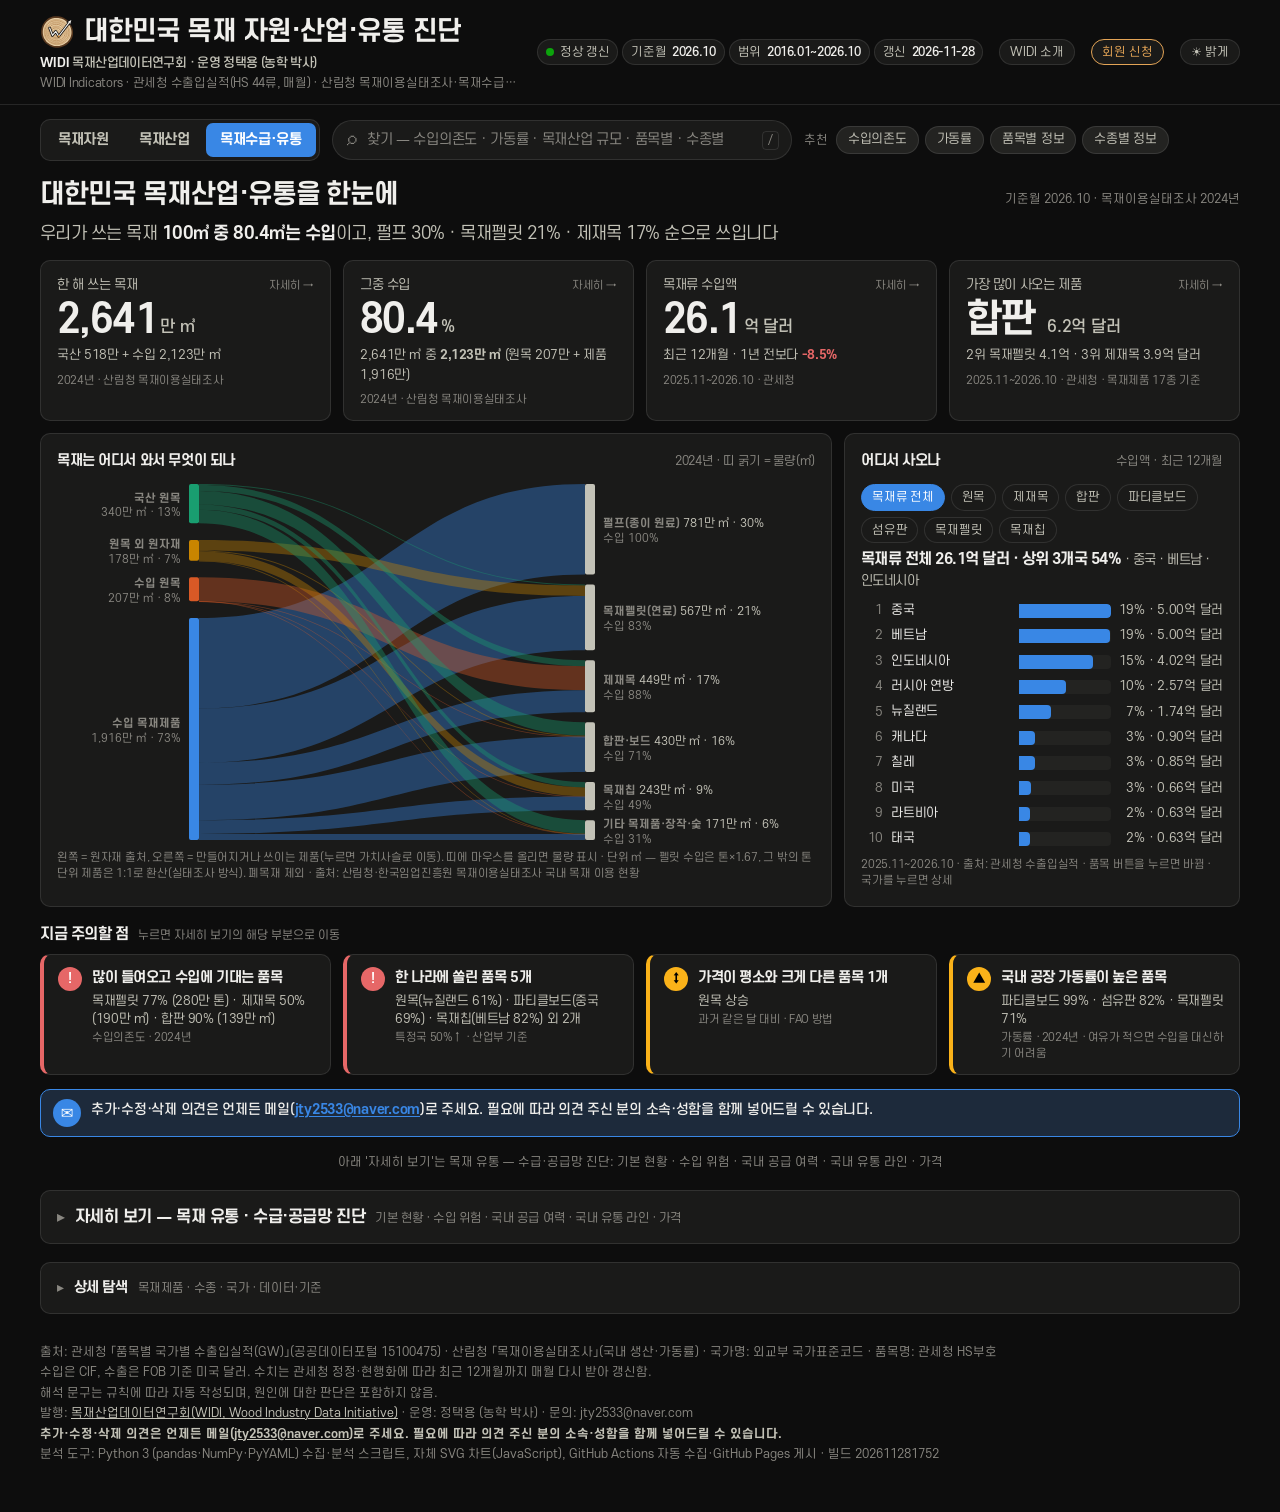
<file: docs/index.html>
<!doctype html>
<html lang="ko">
<head>
<meta charset="utf-8">
<meta name="author" content="목재산업데이터연구회(WIDI) · 정택용">
<meta name="viewport" content="width=device-width, initial-scale=1">
<title>대한민국 목재 자원·산업·유통 진단</title>
<meta name="description" content="우리나라 목재가 어디서 오는지, 막히면 국내에서 메울 수 있는지를 관세청 수출입실적과 산림청 목재이용실태조사로 매월 진단함.">
<meta property="og:title" content="대한민국 목재 자원·산업·유통 진단">
<meta property="og:description" content="원목·제재목·합판·목재펠릿·CLT 등 목재류 수출입을 품목·국가·수종별로 분석 (기준월 2026-10)">
<link rel="icon" href="data:image/svg+xml,<svg xmlns='http://www.w3.org/2000/svg' viewBox='0 0 32 32'><rect width='32' height='32' rx='7' fill='%232a78d6'/><path d='M16 6l7 10h-4l5 8H8l5-8H9z' fill='white'/></svg>">
<link rel="manifest" href="app.webmanifest"><meta name="theme-color" content="#141917">
<link rel="apple-touch-icon" href="assets/widi-icon-180.png"><meta name="apple-mobile-web-app-title" content="WIDI"><meta name="apple-mobile-web-app-capable" content="yes">
<link rel="stylesheet" href="assets/style.css?v=202611281752">
<link rel="stylesheet" href="assets/mobile.css?v=202611281752">
<script>window.BUILD_ID = "202611281752";</script>
<script>(function(){var t="dark";try{t=localStorage.getItem("widi-theme")||"dark";}catch(e){}document.documentElement.setAttribute("data-theme",t==="light"?"light":"dark");})();</script>
</head>
<body>
<header class="top">
  <div class="top-inner">
    <div class="brand">
      <div class="title-row"><svg width="34" height="34" class="widi-logo" viewBox="0 0 120 120" role="img" aria-label="WIDI 목재산업데이터연구회 로고"><defs><mask id="widi-mask" maskUnits="userSpaceOnUse" x="-10" y="-10" width="140" height="140"><rect x="-10" y="-10" width="140" height="140" fill="#fff"/><polyline points="34.00,46.00 44.00,72.00 55.50,58.00 66.00,75.00 104.99,24.62" fill="none" stroke="#000" stroke-width="9.5" stroke-linejoin="round" stroke-linecap="round"/><path d="M110.50,17.50 L106.22,33.16 L103.89,26.04 L96.42,25.57Z" fill="#000" stroke="#000" stroke-width="5.3" stroke-linejoin="round"/></mask></defs><g mask="url(#widi-mask)"><path d="M116.61,60.00 C116.80,63.27 116.70,66.65 116.24,69.92 C115.77,73.18 114.96,76.49 113.84,79.60 C112.71,82.71 111.22,85.76 109.49,88.57 C107.77,91.39 105.71,94.07 103.50,96.50 C101.29,98.94 98.81,101.18 96.24,103.18 C93.66,105.19 90.88,106.99 88.02,108.54 C85.17,110.09 82.16,111.42 79.10,112.48 C76.04,113.53 72.86,114.35 69.67,114.87 C66.49,115.39 63.22,115.63 60.00,115.58 C56.78,115.53 53.53,115.18 50.38,114.58 C47.22,113.97 44.09,113.07 41.09,111.96 C38.08,110.85 35.14,109.47 32.35,107.89 C29.56,106.31 26.86,104.50 24.35,102.49 C21.84,100.48 19.44,98.25 17.30,95.83 C15.15,93.42 13.17,90.78 11.50,88.00 C9.82,85.23 8.37,82.24 7.25,79.20 C6.13,76.16 5.29,72.94 4.75,69.74 C4.21,66.54 3.99,63.24 4.01,60.00 C4.04,56.76 4.36,53.48 4.91,50.29 C5.45,47.09 6.26,43.90 7.30,40.82 C8.35,37.74 9.63,34.69 11.17,31.81 C12.72,28.93 14.51,26.11 16.55,23.54 C18.59,20.97 20.91,18.53 23.41,16.40 C25.91,14.26 28.69,12.34 31.56,10.74 C34.43,9.14 37.53,7.82 40.64,6.81 C43.75,5.79 47.01,5.09 50.24,4.65 C53.47,4.21 56.77,4.07 60.00,4.18 C63.23,4.29 66.49,4.67 69.64,5.31 C72.80,5.95 75.93,6.85 78.93,8.00 C81.92,9.15 84.85,10.58 87.59,12.22 C90.33,13.86 92.95,15.77 95.37,17.84 C97.79,19.92 100.05,22.23 102.10,24.67 C104.16,27.11 106.03,29.74 107.69,32.47 C109.35,35.20 110.83,38.08 112.07,41.05 C113.31,44.02 114.37,47.12 115.13,50.28 C115.89,53.44 116.43,56.73 116.61,60.00Z" fill="#5A3A20"/><path d="M111.09,60.00 C111.17,62.95 110.96,65.98 110.45,68.90 C109.94,71.81 109.10,74.73 108.02,77.48 C106.94,80.23 105.54,82.90 103.97,85.39 C102.40,87.87 100.55,90.22 98.59,92.38 C96.62,94.54 94.44,96.54 92.17,98.34 C89.90,100.14 87.46,101.78 84.94,103.20 C82.42,104.61 79.76,105.85 77.05,106.84 C74.33,107.82 71.50,108.60 68.66,109.11 C65.82,109.61 62.88,109.86 60.00,109.85 C57.12,109.84 54.19,109.56 51.35,109.05 C48.51,108.53 45.69,107.75 42.98,106.76 C40.27,105.78 37.61,104.55 35.10,103.13 C32.59,101.71 30.15,100.07 27.90,98.25 C25.65,96.43 23.51,94.40 21.61,92.22 C19.70,90.03 17.95,87.64 16.47,85.13 C14.98,82.63 13.71,79.94 12.71,77.21 C11.71,74.48 10.97,71.60 10.47,68.73 C9.98,65.86 9.75,62.91 9.74,60.00 C9.74,57.09 9.98,54.14 10.45,51.26 C10.91,48.38 11.61,45.50 12.54,42.73 C13.48,39.95 14.64,37.20 16.05,34.62 C17.45,32.05 19.11,29.53 20.98,27.26 C22.85,24.99 24.99,22.85 27.26,20.99 C29.54,19.13 32.06,17.47 34.65,16.09 C37.24,14.72 40.01,13.60 42.79,12.72 C45.57,11.85 48.47,11.24 51.33,10.85 C54.20,10.47 57.12,10.33 60.00,10.40 C62.88,10.48 65.77,10.78 68.59,11.30 C71.40,11.83 74.21,12.58 76.90,13.56 C79.60,14.53 82.24,15.74 84.74,17.16 C87.23,18.57 89.63,20.22 91.86,22.04 C94.08,23.85 96.17,25.89 98.08,28.05 C99.98,30.22 101.73,32.57 103.26,35.02 C104.80,37.48 106.17,40.10 107.29,42.79 C108.40,45.48 109.34,48.32 109.97,51.19 C110.60,54.06 111.01,57.05 111.09,60.00Z" fill="#E8CFA6"/><path d="M60.65,64.09 C60.68,64.44 60.66,64.82 60.57,65.16 C60.49,65.50 60.33,65.84 60.14,66.14 C59.96,66.43 59.72,66.70 59.47,66.94 C59.23,67.18 58.95,67.39 58.68,67.57 C58.40,67.76 58.11,67.93 57.82,68.06 C57.52,68.20 57.20,68.32 56.89,68.39 C56.57,68.46 56.23,68.50 55.91,68.50 C55.58,68.50 55.25,68.45 54.93,68.37 C54.61,68.29 54.30,68.18 54.00,68.04 C53.71,67.91 53.42,67.74 53.15,67.55 C52.88,67.36 52.62,67.14 52.40,66.89 C52.18,66.64 51.98,66.36 51.82,66.06 C51.67,65.76 51.56,65.43 51.49,65.10 C51.42,64.78 51.39,64.43 51.39,64.09 C51.39,63.76 51.42,63.42 51.47,63.08 C51.53,62.75 51.61,62.41 51.74,62.09 C51.86,61.77 52.02,61.44 52.23,61.16 C52.44,60.89 52.70,60.62 52.98,60.42 C53.26,60.22 53.59,60.06 53.91,59.95 C54.23,59.84 54.58,59.79 54.92,59.76 C55.25,59.73 55.58,59.74 55.91,59.76 C56.23,59.79 56.55,59.84 56.86,59.92 C57.17,60.00 57.48,60.10 57.77,60.23 C58.06,60.36 58.34,60.53 58.60,60.72 C58.86,60.91 59.10,61.13 59.32,61.37 C59.54,61.61 59.75,61.87 59.93,62.15 C60.11,62.44 60.29,62.74 60.41,63.07 C60.53,63.39 60.63,63.75 60.65,64.09Z" fill="none" stroke="#A8713A" stroke-width="1.10" stroke-opacity="1.0"/><path d="M65.71,63.69 C65.74,64.38 65.66,65.12 65.49,65.79 C65.32,66.46 65.01,67.12 64.66,67.71 C64.31,68.30 63.85,68.84 63.38,69.33 C62.91,69.82 62.39,70.25 61.85,70.64 C61.31,71.02 60.74,71.37 60.14,71.65 C59.55,71.93 58.92,72.17 58.28,72.32 C57.64,72.47 56.97,72.55 56.31,72.55 C55.65,72.55 54.98,72.46 54.34,72.31 C53.70,72.16 53.07,71.92 52.48,71.65 C51.88,71.37 51.30,71.03 50.77,70.64 C50.24,70.25 49.72,69.80 49.29,69.29 C48.85,68.79 48.46,68.21 48.16,67.62 C47.86,67.02 47.63,66.36 47.49,65.70 C47.34,65.05 47.28,64.36 47.27,63.69 C47.26,63.02 47.32,62.33 47.45,61.67 C47.57,61.00 47.75,60.32 48.01,59.69 C48.27,59.06 48.61,58.43 49.03,57.88 C49.45,57.34 49.97,56.83 50.52,56.43 C51.08,56.03 51.73,55.72 52.36,55.49 C53.00,55.26 53.68,55.13 54.34,55.04 C54.99,54.96 55.66,54.95 56.31,54.99 C56.96,55.02 57.61,55.11 58.24,55.25 C58.86,55.40 59.49,55.60 60.08,55.86 C60.67,56.13 61.24,56.46 61.77,56.85 C62.29,57.23 62.79,57.68 63.23,58.17 C63.67,58.66 64.09,59.20 64.43,59.78 C64.78,60.36 65.09,60.99 65.30,61.64 C65.52,62.29 65.67,63.00 65.71,63.69Z" fill="none" stroke="#A8713A" stroke-width="1.50" stroke-opacity="1.0"/><path d="M69.59,63.38 C69.65,64.33 69.57,65.35 69.35,66.28 C69.12,67.21 68.72,68.14 68.25,68.97 C67.78,69.80 67.15,70.57 66.51,71.25 C65.86,71.94 65.12,72.54 64.36,73.08 C63.61,73.62 62.80,74.09 61.97,74.48 C61.14,74.86 60.26,75.18 59.37,75.38 C58.48,75.59 57.54,75.69 56.62,75.69 C55.71,75.68 54.78,75.55 53.89,75.34 C53.01,75.13 52.13,74.82 51.30,74.43 C50.47,74.04 49.67,73.57 48.93,73.02 C48.19,72.48 47.48,71.85 46.88,71.15 C46.27,70.45 45.73,69.65 45.31,68.82 C44.90,67.99 44.59,67.08 44.39,66.17 C44.18,65.26 44.10,64.31 44.10,63.38 C44.09,62.44 44.19,61.50 44.36,60.58 C44.54,59.66 44.79,58.72 45.16,57.85 C45.52,56.98 45.98,56.10 46.56,55.34 C47.13,54.59 47.83,53.87 48.59,53.30 C49.35,52.73 50.24,52.27 51.12,51.94 C51.99,51.60 52.94,51.39 53.86,51.27 C54.78,51.14 55.72,51.13 56.62,51.18 C57.53,51.23 58.44,51.37 59.32,51.58 C60.19,51.80 61.06,52.09 61.87,52.48 C62.69,52.86 63.48,53.34 64.19,53.88 C64.91,54.43 65.59,55.06 66.19,55.75 C66.80,56.43 67.35,57.18 67.82,57.98 C68.29,58.78 68.72,59.65 69.02,60.55 C69.31,61.45 69.54,62.42 69.59,63.38Z" fill="none" stroke="#A8713A" stroke-width="1.20" stroke-opacity="1.0"/><path d="M75.15,62.92 C75.23,64.26 75.14,65.67 74.84,66.98 C74.54,68.29 74.00,69.60 73.35,70.76 C72.70,71.93 71.84,73.01 70.94,73.98 C70.04,74.95 69.00,75.80 67.94,76.55 C66.88,77.31 65.75,77.97 64.58,78.51 C63.41,79.04 62.17,79.49 60.92,79.76 C59.67,80.04 58.35,80.19 57.08,80.18 C55.80,80.17 54.49,79.99 53.25,79.69 C52.01,79.40 50.78,78.95 49.62,78.41 C48.46,77.87 47.33,77.20 46.30,76.44 C45.27,75.67 44.27,74.79 43.43,73.80 C42.59,72.82 41.83,71.71 41.25,70.55 C40.67,69.39 40.23,68.10 39.95,66.83 C39.67,65.56 39.55,64.23 39.55,62.92 C39.55,61.62 39.69,60.30 39.94,59.01 C40.19,57.73 40.55,56.43 41.07,55.22 C41.58,54.00 42.22,52.78 43.02,51.72 C43.82,50.65 44.79,49.65 45.85,48.84 C46.90,48.04 48.13,47.38 49.35,46.89 C50.58,46.40 51.91,46.10 53.19,45.91 C54.48,45.73 55.80,45.70 57.08,45.77 C58.35,45.84 59.63,46.03 60.86,46.34 C62.09,46.65 63.31,47.08 64.44,47.62 C65.58,48.17 66.68,48.85 67.68,49.63 C68.68,50.40 69.61,51.30 70.45,52.26 C71.29,53.22 72.05,54.28 72.70,55.40 C73.35,56.52 73.94,57.73 74.34,58.98 C74.75,60.24 75.07,61.59 75.15,62.92Z" fill="none" stroke="#A8713A" stroke-width="2.00" stroke-opacity="1.0"/><path d="M79.13,62.61 C79.19,64.21 79.04,65.90 78.65,67.46 C78.27,69.02 77.60,70.57 76.81,71.96 C76.02,73.35 74.99,74.63 73.92,75.79 C72.84,76.94 71.62,77.97 70.37,78.88 C69.11,79.79 67.77,80.61 66.37,81.26 C64.98,81.92 63.50,82.47 62.00,82.81 C60.50,83.16 58.93,83.35 57.39,83.34 C55.85,83.33 54.28,83.12 52.79,82.77 C51.29,82.42 49.81,81.88 48.42,81.23 C47.03,80.58 45.67,79.78 44.43,78.86 C43.20,77.93 42.01,76.86 41.00,75.68 C39.99,74.50 39.09,73.16 38.39,71.76 C37.70,70.36 37.17,68.83 36.83,67.30 C36.49,65.78 36.34,64.18 36.33,62.61 C36.32,61.04 36.47,59.45 36.77,57.90 C37.07,56.36 37.50,54.79 38.13,53.33 C38.75,51.87 39.54,50.41 40.51,49.15 C41.48,47.89 42.67,46.70 43.95,45.76 C45.23,44.81 46.71,44.05 48.18,43.48 C49.64,42.90 51.23,42.55 52.76,42.33 C54.30,42.11 55.86,42.06 57.39,42.14 C58.92,42.21 60.45,42.41 61.92,42.76 C63.40,43.11 64.86,43.60 66.24,44.23 C67.62,44.87 68.95,45.67 70.17,46.58 C71.39,47.50 72.53,48.57 73.55,49.72 C74.57,50.88 75.50,52.16 76.29,53.51 C77.07,54.87 77.77,56.33 78.24,57.85 C78.71,59.37 79.06,61.01 79.13,62.61Z" fill="none" stroke="#A8713A" stroke-width="1.30" stroke-opacity="1.0"/><path d="M82.50,62.34 C82.57,64.17 82.38,66.10 81.93,67.88 C81.48,69.66 80.72,71.43 79.82,73.01 C78.91,74.59 77.74,76.06 76.52,77.38 C75.30,78.70 73.91,79.88 72.48,80.92 C71.05,81.97 69.52,82.90 67.92,83.65 C66.33,84.41 64.64,85.04 62.93,85.44 C61.22,85.83 59.42,86.05 57.66,86.04 C55.90,86.04 54.11,85.80 52.40,85.40 C50.69,85.00 49.00,84.38 47.40,83.64 C45.81,82.89 44.26,81.97 42.85,80.92 C41.43,79.86 40.08,78.63 38.93,77.28 C37.78,75.93 36.74,74.39 35.95,72.80 C35.15,71.20 34.55,69.45 34.16,67.70 C33.77,65.96 33.59,64.13 33.58,62.34 C33.57,60.55 33.74,58.73 34.08,56.96 C34.42,55.19 34.92,53.40 35.64,51.73 C36.35,50.07 37.27,48.40 38.38,46.96 C39.49,45.53 40.86,44.18 42.32,43.10 C43.78,42.02 45.47,41.15 47.14,40.50 C48.82,39.85 50.62,39.45 52.38,39.19 C54.13,38.93 55.92,38.88 57.66,38.96 C59.40,39.03 61.15,39.26 62.84,39.65 C64.53,40.05 66.21,40.60 67.78,41.32 C69.36,42.04 70.89,42.95 72.29,44.00 C73.68,45.04 74.99,46.26 76.16,47.59 C77.33,48.91 78.40,50.37 79.29,51.92 C80.18,53.48 80.97,55.16 81.51,56.90 C82.04,58.63 82.42,60.51 82.50,62.34Z" fill="none" stroke="#A8713A" stroke-width="1.40" stroke-opacity="1.0"/><path d="M88.56,61.84 C88.68,64.09 88.51,66.46 88.00,68.66 C87.49,70.85 86.59,73.05 85.50,75.02 C84.42,76.98 82.98,78.81 81.48,80.44 C79.97,82.08 78.25,83.53 76.47,84.81 C74.69,86.09 72.78,87.21 70.81,88.12 C68.84,89.03 66.75,89.78 64.64,90.26 C62.53,90.73 60.31,90.98 58.16,90.96 C56.00,90.95 53.79,90.65 51.69,90.16 C49.59,89.66 47.52,88.91 45.56,87.99 C43.61,87.07 41.70,85.95 39.97,84.65 C38.23,83.35 36.56,81.85 35.15,80.19 C33.73,78.53 32.46,76.65 31.48,74.69 C30.50,72.73 29.77,70.57 29.29,68.43 C28.81,66.29 28.62,64.04 28.61,61.85 C28.61,59.65 28.84,57.42 29.27,55.25 C29.70,53.09 30.31,50.90 31.19,48.86 C32.06,46.81 33.16,44.77 34.51,42.99 C35.85,41.20 37.50,39.52 39.27,38.17 C41.05,36.81 43.11,35.70 45.16,34.87 C47.22,34.04 49.45,33.52 51.61,33.19 C53.78,32.86 56.00,32.80 58.15,32.91 C60.31,33.02 62.47,33.33 64.55,33.84 C66.62,34.36 68.68,35.07 70.60,35.99 C72.53,36.91 74.39,38.06 76.08,39.37 C77.77,40.67 79.35,42.19 80.76,43.82 C82.17,45.45 83.46,47.24 84.54,49.14 C85.63,51.04 86.60,53.08 87.27,55.20 C87.94,57.32 88.44,59.60 88.56,61.84Z" fill="none" stroke="#A8713A" stroke-width="2.20" stroke-opacity="1.0"/><path d="M93.59,61.44 C93.73,64.02 93.52,66.76 92.93,69.29 C92.34,71.81 91.31,74.35 90.06,76.61 C88.81,78.87 87.16,80.98 85.43,82.87 C83.69,84.75 81.71,86.42 79.66,87.90 C77.62,89.38 75.42,90.68 73.15,91.73 C70.87,92.78 68.47,93.64 66.03,94.19 C63.60,94.74 61.05,95.03 58.56,95.01 C56.07,94.99 53.53,94.65 51.11,94.08 C48.69,93.51 46.30,92.64 44.04,91.58 C41.79,90.53 39.59,89.23 37.59,87.73 C35.59,86.23 33.67,84.50 32.04,82.59 C30.41,80.67 28.94,78.50 27.82,76.24 C26.69,73.99 25.85,71.50 25.29,69.03 C24.74,66.57 24.52,63.97 24.51,61.44 C24.51,58.91 24.77,56.33 25.26,53.84 C25.76,51.35 26.47,48.83 27.48,46.47 C28.49,44.12 29.76,41.76 31.31,39.71 C32.87,37.66 34.76,35.72 36.81,34.16 C38.85,32.61 41.23,31.32 43.60,30.37 C45.96,29.41 48.53,28.80 51.02,28.42 C53.52,28.04 56.08,27.97 58.56,28.09 C61.04,28.21 63.54,28.57 65.93,29.16 C68.32,29.75 70.70,30.57 72.92,31.63 C75.13,32.69 77.28,34.01 79.23,35.52 C81.19,37.02 83.01,38.77 84.63,40.65 C86.26,42.53 87.74,44.60 88.99,46.79 C90.24,48.98 91.35,51.34 92.12,53.78 C92.89,56.22 93.46,58.86 93.59,61.44Z" fill="none" stroke="#A8713A" stroke-width="1.50" stroke-opacity="1.0"/><path d="M97.05,61.17 C97.15,63.99 96.86,66.96 96.17,69.69 C95.49,72.43 94.32,75.15 92.94,77.59 C91.55,80.04 89.76,82.30 87.89,84.34 C86.01,86.38 83.89,88.21 81.68,89.83 C79.48,91.44 77.12,92.89 74.66,94.05 C72.21,95.21 69.60,96.19 66.96,96.80 C64.32,97.42 61.54,97.75 58.83,97.74 C56.12,97.73 53.35,97.36 50.71,96.75 C48.07,96.13 45.46,95.18 43.01,94.03 C40.55,92.88 38.16,91.46 35.98,89.82 C33.80,88.19 31.71,86.30 29.94,84.21 C28.17,82.12 26.58,79.75 25.36,77.29 C24.14,74.83 23.22,72.12 22.61,69.44 C22.00,66.75 21.73,63.93 21.71,61.17 C21.69,58.41 21.96,55.60 22.49,52.88 C23.02,50.15 23.80,47.40 24.91,44.83 C26.02,42.27 27.43,39.71 29.15,37.50 C30.87,35.29 32.96,33.21 35.21,31.55 C37.46,29.89 40.05,28.54 42.63,27.53 C45.21,26.52 47.98,25.88 50.68,25.47 C53.38,25.06 56.14,24.97 58.83,25.08 C61.52,25.19 64.22,25.53 66.83,26.14 C69.43,26.75 72.03,27.60 74.46,28.71 C76.89,29.83 79.26,31.24 81.41,32.85 C83.57,34.47 85.59,36.36 87.38,38.40 C89.18,40.44 90.82,42.71 92.18,45.11 C93.55,47.51 94.76,50.11 95.57,52.78 C96.38,55.46 96.95,58.35 97.05,61.17Z" fill="none" stroke="#A8713A" stroke-width="1.30" stroke-opacity="1.0"/><path d="M102.06,60.77 C102.19,63.92 101.88,67.25 101.13,70.33 C100.37,73.40 99.08,76.46 97.54,79.21 C96.00,81.96 93.99,84.51 91.89,86.80 C89.78,89.10 87.39,91.14 84.91,92.96 C82.43,94.77 79.77,96.38 77.01,97.67 C74.25,98.97 71.32,100.05 68.36,100.74 C65.40,101.42 62.27,101.78 59.23,101.77 C56.20,101.76 53.09,101.35 50.13,100.66 C47.17,99.96 44.24,98.91 41.49,97.61 C38.74,96.32 36.05,94.73 33.61,92.89 C31.17,91.06 28.83,88.94 26.84,86.60 C24.86,84.25 23.07,81.60 21.70,78.84 C20.33,76.08 19.30,73.05 18.62,70.04 C17.94,67.02 17.65,63.86 17.63,60.77 C17.61,57.67 17.92,54.52 18.52,51.47 C19.12,48.42 19.99,45.34 21.23,42.46 C22.47,39.59 24.05,36.72 25.96,34.23 C27.88,31.74 30.22,29.41 32.73,27.53 C35.24,25.65 38.14,24.12 41.04,22.97 C43.93,21.83 47.04,21.10 50.08,20.64 C53.11,20.18 56.21,20.07 59.23,20.20 C62.26,20.33 65.29,20.74 68.21,21.43 C71.13,22.12 74.05,23.09 76.77,24.36 C79.49,25.63 82.13,27.22 84.54,29.04 C86.94,30.85 89.20,32.98 91.20,35.27 C93.20,37.57 95.04,40.10 96.56,42.79 C98.09,45.47 99.44,48.38 100.36,51.38 C101.28,54.37 101.93,57.61 102.06,60.77Z" fill="none" stroke="#A8713A" stroke-width="2.00" stroke-opacity="1.0"/><path d="M105.84,60.45 C106.03,63.87 105.77,67.48 105.00,70.82 C104.24,74.17 102.89,77.53 101.25,80.53 C99.60,83.53 97.43,86.34 95.15,88.84 C92.86,91.33 90.23,93.56 87.52,95.52 C84.80,97.47 81.89,99.19 78.87,100.58 C75.86,101.96 72.67,103.10 69.45,103.82 C66.23,104.54 62.84,104.92 59.55,104.89 C56.26,104.86 52.89,104.41 49.69,103.66 C46.49,102.90 43.32,101.75 40.34,100.35 C37.35,98.95 34.45,97.23 31.80,95.24 C29.16,93.26 26.61,90.97 24.46,88.44 C22.30,85.90 20.36,83.03 18.87,80.04 C17.38,77.05 16.26,73.76 15.53,70.50 C14.80,67.23 14.50,63.80 14.50,60.45 C14.50,57.10 14.85,53.70 15.51,50.40 C16.18,47.10 17.13,43.78 18.46,40.66 C19.80,37.55 21.47,34.44 23.52,31.72 C25.58,29.00 28.07,26.43 30.77,24.36 C33.47,22.29 36.60,20.58 39.73,19.30 C42.86,18.02 46.26,17.20 49.56,16.69 C52.86,16.17 56.26,16.07 59.55,16.23 C62.84,16.39 66.15,16.87 69.32,17.66 C72.49,18.45 75.63,19.55 78.57,20.96 C81.50,22.37 84.34,24.14 86.91,26.14 C89.49,28.13 91.89,30.46 94.03,32.95 C96.17,35.44 98.12,38.19 99.76,41.08 C101.40,43.98 102.87,47.10 103.88,50.33 C104.90,53.56 105.65,57.03 105.84,60.45Z" fill="none" stroke="#A8713A" stroke-width="1.40" stroke-opacity="1.0"/><circle cx="55.5" cy="64.5" r="2.2" fill="#5A3A20"/></g><polyline points="34.00,46.00 44.00,72.00 55.50,58.00 66.00,75.00 104.99,24.62" fill="none" stroke="currentColor" stroke-width="4.2" stroke-linejoin="round" stroke-linecap="round"/><path d="M110.50,17.50 L106.22,33.16 L103.89,26.04 L96.42,25.57Z" fill="currentColor"/><circle cx="66" cy="75" r="3.4" fill="#C9822E"/></svg><h1 class="one-line">대한민국 목재 자원·산업·유통 진단</h1><span class="owner-top"><b>WIDI</b> 목재산업데이터연구회 · 운영 정택용 (농학 박사)</span></div>
      <div class="sub one-line">WIDI Indicators · 관세청 수출입실적(HS 44류, 매월) · 산림청 목재이용실태조사·목재수급통계(매년)</div>
    </div>
    <div class="meta-chips" id="chips"></div>
    <a class="theme-btn" href="about.html" style="text-decoration:none">WIDI 소개</a>
    <a class="theme-btn" href="join.html" style="text-decoration:none;border-color:#E3A456;color:#E3A456">회원 신청</a>
    <button type="button" class="theme-btn" id="theme-btn" aria-label="화면 밝기 바꾸기"></button>
  </div>
</header>
<div class="wrap">
  <div class="m-note"><b>데스크톱(PC)</b>으로 보면 모든 표·그래프를 한눈에 볼 수 있음</div>
  <div class="search" id="search" role="search">
    <nav class="sheets" id="sheets" aria-label="화면 선택"><button type="button" data-sheet="res">목재자원</button><button type="button" data-sheet="ind">목재산업</button><button type="button" data-sheet="main">목재수급·유통</button></nav>
    <div class="sr-box"><span class="sr-ic" aria-hidden="true">⌕</span><input id="sr-q" type="search" placeholder="찾기 — 수입의존도 · 가동률 · 목재산업 규모 · 품목별 · 수종별" autocomplete="off" aria-label="페이지 안에서 찾기"><kbd>/</kbd>
      <div class="sr-res" id="sr-res" hidden></div></div>
    <div class="sr-sug" id="sr-sug"><span class="sr-sug-l">추천</span></div>
  </div>
  <div id="banner"></div>
  <main id="main">
    <section class="res-sheet" id="res-sheet"></section>
    <section class="ind-sheet" id="ind-sheet"></section>
    <section class="glance" id="glance" hidden></section>
    <section class="intro" id="intro">
      <p class="intro-lead" id="intro-lead"><span class="one-line">국내 목재 이용량의 대부분은 수입재입니다</span><span class="one-line">본 페이지는 목재 수입의 <b>특정국 의존도</b>와 <b>국내 대체 생산 여력</b>을 공인 기준에 따라 매월 진단합니다</span></p>
      <div class="intro-grid">
        <div><span class="ik">진단 항목</span>수입 의존도·특정국 의존(수입 위험) · 국내 공급 여력(생산·가동률) · 국내 유통 라인 · 수입가격 이상을 진단합니다.</div>
        <div><span class="ik">판정 기준</span>산업부(2023) 공급망 기준·OECD·FAO 등 공인 레퍼런스에 근거한 규칙으로만 판정하며, 원인은 ‘추정’으로 구분합니다.</div>
        <div><span class="ik">활용</span>수급 정책 점검, 연구계획서·기술수요조사 근거, 강의 사례로 활용할 수 있으며, 판정 기준과 출처를 모두 밝힙니다.</div>
      </div>
      <div class="intro-legend"><span class="ktag raw">원자료</span> 공표 통계 수치를 그대로 보여줌 <span class="ktag ana">분석</span> 공표 통계로 본 페이지가 계산한 비율·지수·환산·판정</div>
    </section>
    <div class="sec-title"><h2>판정 요약</h2><span class="hint" id="v-hint">기준과 출처는 각 카드 아래</span></div>
    <section id="verdicts" class="verdicts" style="margin-top:0"><div class="loading" style="grid-column:1/-1">불러오는 중…</div></section>

    <div class="sec-title" id="sec-basic"><h2>기본 현황</h2><span class="hint">한 해 쓰는 목재 · 제품별 자급률 · 수입·수출 추이 · 품목별 수입액</span></div>
    <section class="grid g-2" id="a-basic" style="margin-top:0"></section>

    <div class="sec-title" id="sec-risk"><h2>수입 위험</h2><span class="hint">얼마나 기대나(수입의존도) · 누구에게 기대나(특정국 의존·HHI)</span></div>
    <section class="grid g-2" id="a-risk" style="margin-top:0"></section>

    <div class="sec-title" id="sec-domestic"><h2>국내 공급 여력</h2><span class="hint">생산·가동률 · 막히면 메울 수 있나 (목재이용실태조사)</span></div>
    <section class="grid g-2" id="a-domestic" style="margin-top:0"></section>

    <div class="sec-title" id="sec-dist"><h2>국내 유통 라인</h2><span class="hint">원자재 출처 → 제품 · 국내 생산 vs 수입·유통 (목재이용실태조사)</span></div>
    <section class="grid g-2" id="a-dist" style="margin-top:0"></section>

    <div class="sec-title" id="sec-price"><h2>가격</h2><span class="hint">이상 판정 · 공급국별 가격대 · 수입 단가 지수 · 국산·수입 가격 수준</span><span class="seg" id="pu-seg" title="목재제품 단가 단위"><button type="button" data-pu="m3">㎥ 환산</button><button type="button" data-pu="t">톤 액면</button></span></div>
    <section class="grid g-2" id="a-price" style="margin-top:0"></section>


    <details class="fold" id="explore">
      <summary>상세 탐색 <span class="hint">목재제품 · 수종 · 국가 · 데이터·기준</span></summary>
      <div class="fold-body">
        <nav class="tabs" role="tablist">
          <button class="tab" role="tab" data-tab="product">목재제품</button>
          <button class="tab" role="tab" data-tab="species">수종</button>
          <button class="tab" role="tab" data-tab="country">국가</button>
          <button class="tab" role="tab" data-tab="data">데이터·기준</button>
        </nav>
        <div class="controls" id="controls"></div>
        <div id="panel"></div>
      </div>
    </details>

  </main>
  <footer>
    출처: 관세청 「품목별 국가별 수출입실적(GW)」(공공데이터포털 15100475) · 산림청 「목재이용실태조사」(국내 생산·가동률) · 국가명: 외교부 국가표준코드 · 품목명: 관세청 HS부호<br>
    수입은 CIF, 수출은 FOB 기준 미국 달러. 수치는 관세청 정정·현행화에 따라 최근 12개월까지 매월 다시 받아 갱신함.<br>
    해석 문구는 규칙에 따라 자동 작성되며, 원인에 대한 판단은 포함하지 않음.<br>
    발행: <a href="about.html">목재산업데이터연구회(WIDI, Wood Industry Data Initiative)</a> · 운영: 정택용 (농학 박사) · 문의: jty2533@naver.com<br>
    <span class="feedback-f">추가·수정·삭제 의견은 언제든 메일(<a href="mailto:jty2533@naver.com">jty2533@naver.com</a>)로 주세요. 필요에 따라 의견 주신 분의 소속·성함을 함께 넣어드릴 수 있습니다.</span><br>
    분석 도구: Python 3 (pandas·NumPy·PyYAML) 수집·분석 스크립트, 자체 SVG 차트(JavaScript), GitHub Actions 자동 수집·GitHub Pages 게시 · 빌드 202611281752
  </footer>
</div>
<script src="assets/charts.js?v=202611281752"></script>
<script src="assets/app.js?v=202611281752"></script>
<script src="assets/insight-links.js?v=202611281752"></script>
<script src="assets/pwa.js?v=202611281752"></script>
<script src="assets/mobile.js?v=202611281752"></script>
</body>
</html>
</file>
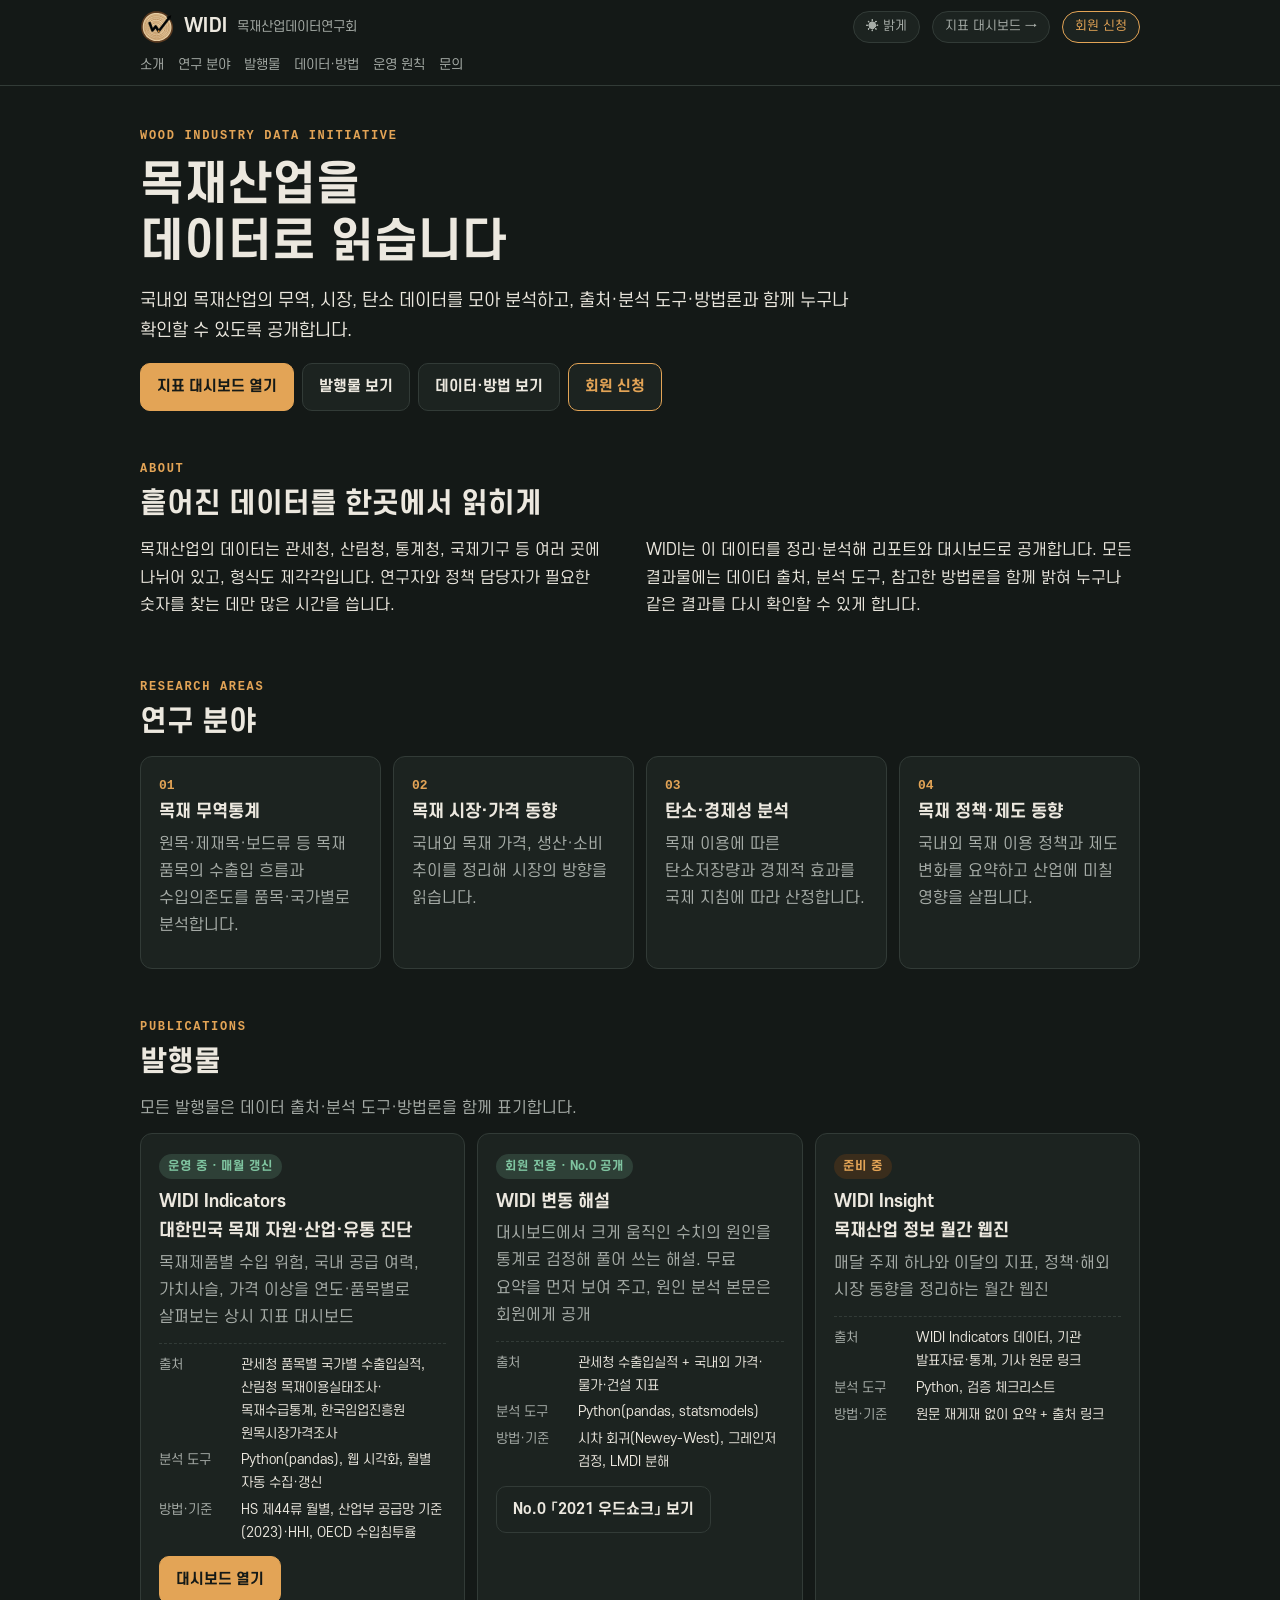
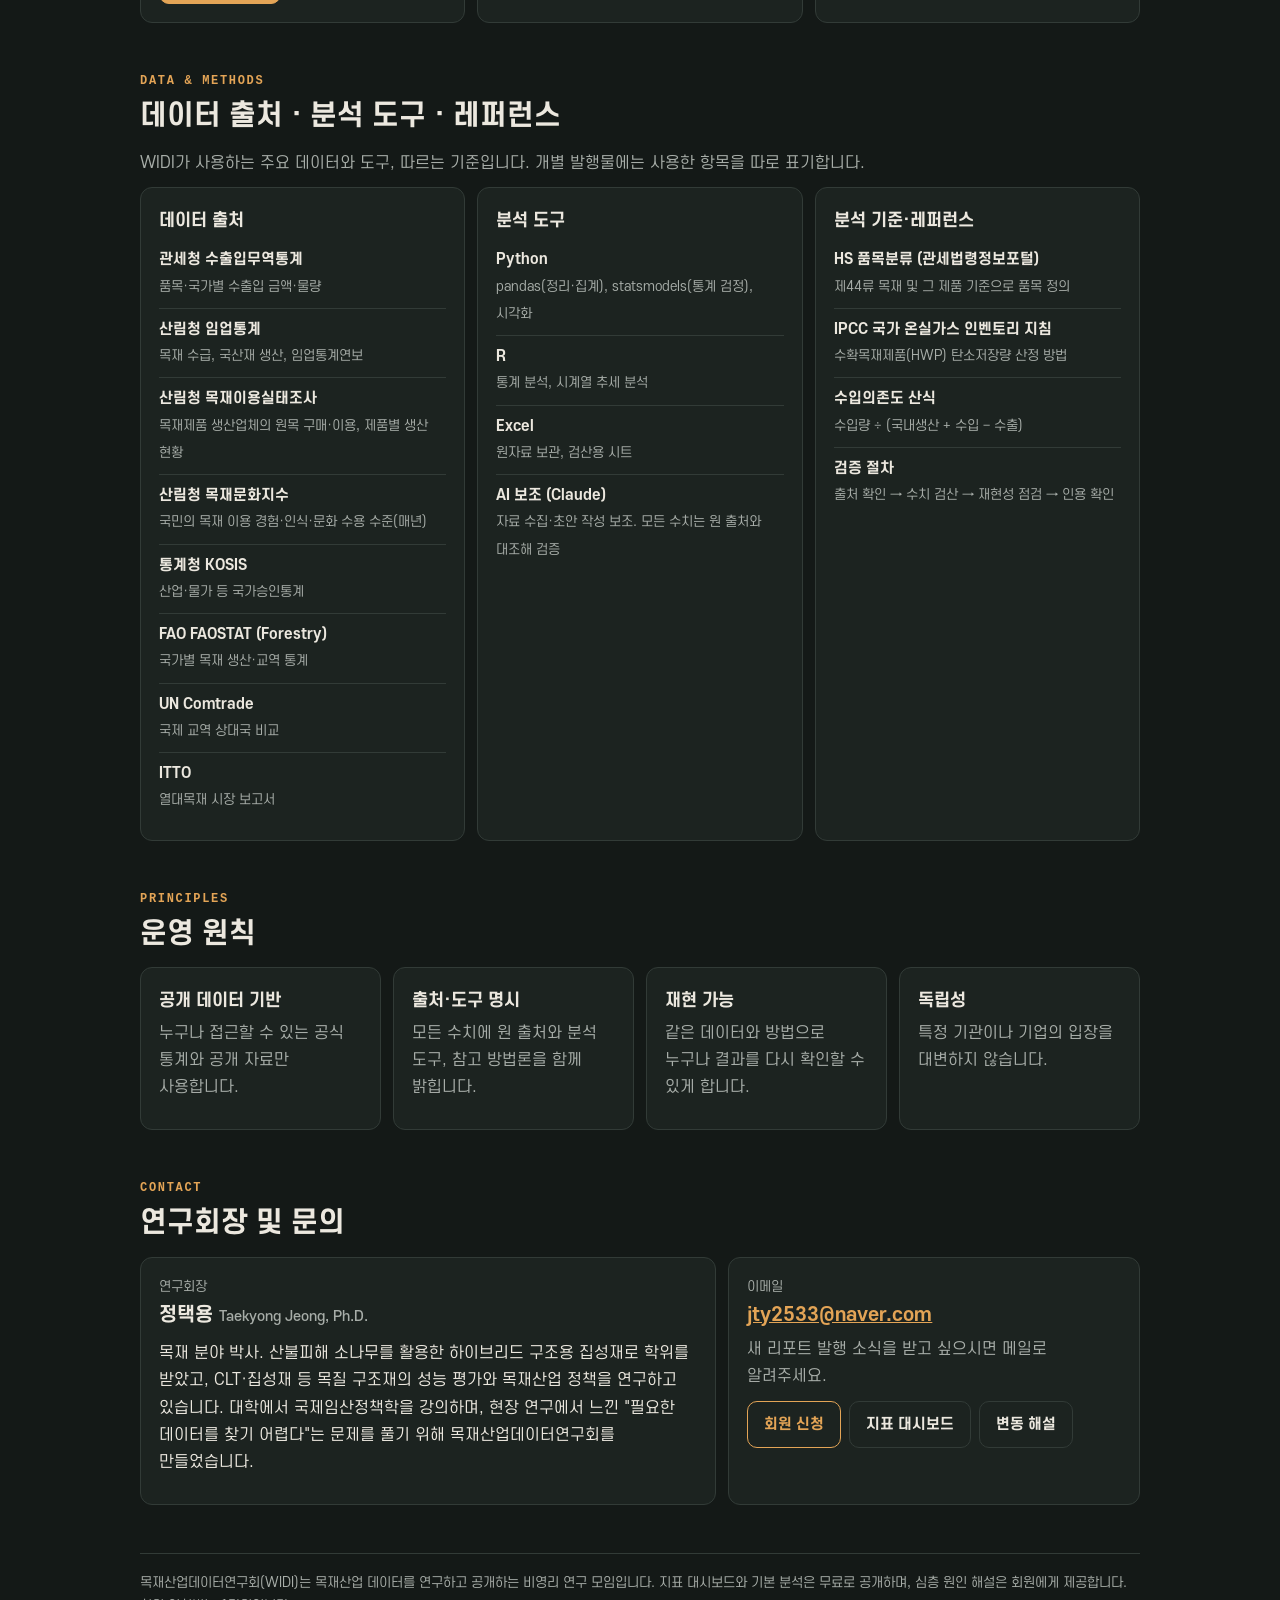
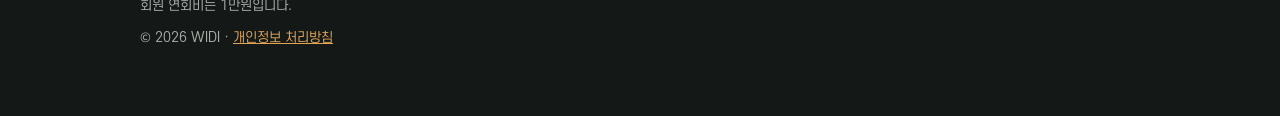
<file: docs/about.html>
<!doctype html>
<html lang="ko">
<head>
<meta charset="utf-8">
<meta name="viewport" content="width=device-width,initial-scale=1">
<title>WIDI 목재산업데이터연구회 소개</title>
<meta name="description" content="목재산업데이터연구회(WIDI)는 국내외 목재산업의 무역·시장·탄소 데이터를 모아 분석하고 출처·분석 도구·방법론과 함께 공개하는 비영리 연구 모임입니다.">
<meta property="og:title" content="WIDI 목재산업데이터연구회">
<meta property="og:description" content="목재산업을 데이터로 읽습니다 — 지표 대시보드·변동 해설·월간 웹진">
<link rel="icon" href="assets/widi-logo.svg">
<link rel="manifest" href="app.webmanifest"><meta name="theme-color" content="#141917">
<link rel="apple-touch-icon" href="assets/widi-icon-180.png"><meta name="apple-mobile-web-app-title" content="WIDI">
<link rel="preconnect" href="https://fonts.googleapis.com">
<link rel="stylesheet" href="https://fonts.googleapis.com/css2?family=Noto+Sans+KR:wght@400;500;700;900&display=swap">
<script>(function(){var t="dark";try{t=localStorage.getItem("widi-theme")||"dark";}catch(e){}document.documentElement.setAttribute("data-theme",t==="light"?"light":"dark");})();</script>
<style>
@font-face{font-family:'S-Core Dream';src:url(fonts/S-CoreDream-4Regular.woff) format('woff');font-weight:400;font-display:swap}
@font-face{font-family:'S-Core Dream';src:url(fonts/S-CoreDream-5Medium.woff) format('woff');font-weight:500;font-display:swap}
@font-face{font-family:'S-Core Dream';src:url(fonts/S-CoreDream-6Bold.woff) format('woff');font-weight:700 900;font-display:swap}
:root{--bg:#F6F4EF;--surface:#fff;--surface-2:#EFEBE2;--ink:#1A211E;--muted:#59605B;--line:#DCD8CE;--amber:#A8661A;--amber-soft:#F4E6CF;--green:#2E6B4F;color-scheme:light}
:root[data-theme="dark"]{--bg:#141917;--surface:#1C2320;--surface-2:#222A27;--ink:#ECE8DF;--muted:#A7ADA8;--line:#323B37;--amber:#E3A456;--amber-soft:#3A2D1C;--green:#7FC4A0;color-scheme:dark}
*{box-sizing:border-box}
html{-webkit-text-size-adjust:100%}
body{margin:0;background:var(--bg);color:var(--ink);font-family:'S-Core Dream','Noto Sans KR',system-ui,sans-serif;font-size:15.5px;line-height:1.75;word-break:keep-all}
a{color:var(--amber)}
.wrap{max-width:1040px;margin:0 auto;padding:0 20px 56px}
header.top{position:sticky;top:0;z-index:10;background:var(--bg);border-bottom:1px solid var(--line)}
.top-inner{max-width:1040px;margin:0 auto;padding:10px 20px;display:flex;align-items:center;gap:12px;flex-wrap:wrap}
.brand{display:flex;align-items:center;gap:10px;text-decoration:none;color:var(--ink);margin-right:auto}
.brand img{width:34px;height:34px}
.brand b{font-size:18px;letter-spacing:.02em}.brand span{font-size:13px;color:var(--muted)}
.theme-btn{font:inherit;font-size:12.5px;padding:4px 12px;border-radius:999px;border:1px solid var(--line);background:var(--surface);color:var(--muted);cursor:pointer;white-space:nowrap;text-decoration:none}
.theme-btn:hover{color:var(--ink)}
nav.sec{display:flex;gap:4px 14px;flex-wrap:wrap;font-size:13px;max-width:1040px;margin:0 auto;padding:0 20px 8px}
nav.sec a{color:var(--muted);text-decoration:none}nav.sec a:hover{color:var(--ink)}
.theme-btn.join,.btn.join{border-color:var(--amber);color:var(--amber)}
section{padding:40px 0 8px;scroll-margin-top:90px}
.eyebrow{font-family:'IBM Plex Mono',ui-monospace,monospace;font-size:12px;letter-spacing:.14em;color:var(--amber);font-weight:600}
h1{font-size:clamp(30px,6vw,46px);line-height:1.25;margin:10px 0 14px;font-weight:900}
h2{font-size:clamp(22px,4.2vw,28px);line-height:1.35;margin:6px 0 14px;font-weight:800}
h3{font-size:17px;margin:0 0 4px}
p{margin:0 0 10px}
.lead{font-size:17px;color:var(--ink);max-width:720px}
.muted{color:var(--muted)}
.cta{display:flex;gap:8px;flex-wrap:wrap;margin-top:18px}
.btn{display:inline-flex;align-items:center;gap:6px;font-size:14.5px;font-weight:700;padding:10px 16px;border-radius:10px;border:1px solid var(--line);background:var(--surface);color:var(--ink);text-decoration:none}
.btn.pri{background:var(--amber);border-color:var(--amber);color:#141917}
.grid{display:grid;gap:12px}
.g4{grid-template-columns:repeat(4,minmax(0,1fr))}.g3{grid-template-columns:repeat(3,minmax(0,1fr))}.g2{grid-template-columns:repeat(2,minmax(0,1fr))}
@media(max-width:900px){.g4{grid-template-columns:repeat(2,minmax(0,1fr))}.g3{grid-template-columns:minmax(0,1fr)}}
@media(max-width:560px){.g4,.g2{grid-template-columns:minmax(0,1fr)}}
.card{background:var(--surface);border:1px solid var(--line);border-radius:12px;padding:18px}
.num{font-family:'IBM Plex Mono',ui-monospace,monospace;color:var(--amber);font-weight:600;font-size:13px}
.pub .tag{display:inline-block;font-size:12px;font-weight:700;padding:2px 9px;border-radius:999px;background:var(--amber-soft);color:var(--amber);margin-bottom:8px}
.pub .tag.live{background:color-mix(in srgb,var(--green) 18%,transparent);color:var(--green)}
.pub dl{display:grid;grid-template-columns:72px minmax(0,1fr);gap:4px 10px;font-size:13px;margin:12px 0 0;padding-top:10px;border-top:1px dashed var(--line)}
.pub dt{color:var(--muted)}.pub dd{margin:0}
.pub .go{margin-top:12px}
ul.plain{list-style:none;margin:0;padding:0}
ul.plain li{padding:8px 0;border-bottom:1px solid var(--line)}
ul.plain li:last-child{border-bottom:0}
ul.plain b{display:block;font-size:14.5px}ul.plain span{font-size:13px;color:var(--muted)}
.person{display:grid;grid-template-columns:minmax(0,1.4fr) minmax(0,1fr);gap:12px}
@media(max-width:760px){.person{grid-template-columns:minmax(0,1fr)}}
footer{margin-top:40px;padding-top:18px;border-top:1px solid var(--line);font-size:13px;color:var(--muted)}
</style>
</head>
<body>
<header class="top">
  <div class="top-inner">
    <a class="brand" href="about.html"><img src="assets/widi-logo.svg" alt="" aria-hidden="true"><b>WIDI</b><span>목재산업데이터연구회</span></a>
    <button type="button" class="theme-btn" id="theme-btn" aria-label="화면 밝기 바꾸기"></button>
    <a class="theme-btn" href="index.html">지표 대시보드 →</a>
    <a class="theme-btn join" href="join.html">회원 신청</a>
  </div>
  <nav class="sec" aria-label="소개 페이지 목차"><a href="#about">소개</a><a href="#areas">연구 분야</a><a href="#pubs">발행물</a><a href="#data">데이터·방법</a><a href="#principles">운영 원칙</a><a href="#contact">문의</a></nav>
</header>

<div class="wrap">
<section id="hero">
  <div class="eyebrow">WOOD INDUSTRY DATA INITIATIVE</div>
  <h1>목재산업을<br>데이터로 읽습니다</h1>
  <p class="lead">국내외 목재산업의 무역, 시장, 탄소 데이터를 모아 분석하고, 출처·분석 도구·방법론과 함께 누구나 확인할 수 있도록 공개합니다.</p>
  <div class="cta">
    <a class="btn pri" href="index.html">지표 대시보드 열기</a>
    <a class="btn" href="#pubs">발행물 보기</a>
    <a class="btn" href="#data">데이터·방법 보기</a>
    <a class="btn join" href="join.html">회원 신청</a>
  </div>
</section>

<section id="about">
  <div class="eyebrow">ABOUT</div>
  <h2>흩어진 데이터를 한곳에서 읽히게</h2>
  <div class="grid g2">
    <p>목재산업의 데이터는 관세청, 산림청, 통계청, 국제기구 등 여러 곳에 나뉘어 있고, 형식도 제각각입니다. 연구자와 정책 담당자가 필요한 숫자를 찾는 데만 많은 시간을 씁니다.</p>
    <p>WIDI는 이 데이터를 정리·분석해 리포트와 대시보드로 공개합니다. 모든 결과물에는 데이터 출처, 분석 도구, 참고한 방법론을 함께 밝혀 누구나 같은 결과를 다시 확인할 수 있게 합니다.</p>
  </div>
</section>

<section id="areas">
  <div class="eyebrow">RESEARCH AREAS</div>
  <h2>연구 분야</h2>
  <div class="grid g4">
    <div class="card"><div class="num">01</div><h3>목재 무역통계</h3><p class="muted">원목·제재목·보드류 등 목재 품목의 수출입 흐름과 수입의존도를 품목·국가별로 분석합니다.</p></div>
    <div class="card"><div class="num">02</div><h3>목재 시장·가격 동향</h3><p class="muted">국내외 목재 가격, 생산·소비 추이를 정리해 시장의 방향을 읽습니다.</p></div>
    <div class="card"><div class="num">03</div><h3>탄소·경제성 분석</h3><p class="muted">목재 이용에 따른 탄소저장량과 경제적 효과를 국제 지침에 따라 산정합니다.</p></div>
    <div class="card"><div class="num">04</div><h3>목재 정책·제도 동향</h3><p class="muted">국내외 목재 이용 정책과 제도 변화를 요약하고 산업에 미칠 영향을 살핍니다.</p></div>
  </div>
</section>

<section id="pubs">
  <div class="eyebrow">PUBLICATIONS</div>
  <h2>발행물</h2>
  <p class="muted">모든 발행물은 데이터 출처·분석 도구·방법론을 함께 표기합니다.</p>
  <div class="grid g3">
    <div class="card pub"><span class="tag live">운영 중 · 매월 갱신</span><h3>WIDI Indicators<br>대한민국 목재 자원·산업·유통 진단</h3>
      <p class="muted">목재제품별 수입 위험, 국내 공급 여력, 가치사슬, 가격 이상을 연도·품목별로 살펴보는 상시 지표 대시보드</p>
      <dl><dt>출처</dt><dd>관세청 품목별 국가별 수출입실적, 산림청 목재이용실태조사·목재수급통계, 한국임업진흥원 원목시장가격조사</dd><dt>분석 도구</dt><dd>Python(pandas), 웹 시각화, 월별 자동 수집·갱신</dd><dt>방법·기준</dt><dd>HS 제44류 월별, 산업부 공급망 기준(2023)·HHI, OECD 수입침투율</dd></dl>
      <div class="go"><a class="btn pri" href="index.html">대시보드 열기</a></div></div>
    <div class="card pub"><span class="tag live">회원 전용 · No.0 공개</span><h3>WIDI 변동 해설</h3>
      <p class="muted">대시보드에서 크게 움직인 수치의 원인을 통계로 검정해 풀어 쓰는 해설. 무료 요약을 먼저 보여 주고, 원인 분석 본문은 회원에게 공개</p>
      <dl><dt>출처</dt><dd>관세청 수출입실적 + 국내외 가격·물가·건설 지표</dd><dt>분석 도구</dt><dd>Python(pandas, statsmodels)</dd><dt>방법·기준</dt><dd>시차 회귀(Newey-West), 그레인저 검정, LMDI 분해</dd></dl>
      <div class="go"><a class="btn" href="insight/no0.html">No.0 「2021 우드쇼크」 보기</a></div></div>
    <div class="card pub"><span class="tag">준비 중</span><h3>WIDI Insight<br>목재산업 정보 월간 웹진</h3>
      <p class="muted">매달 주제 하나와 이달의 지표, 정책·해외 시장 동향을 정리하는 월간 웹진</p>
      <dl><dt>출처</dt><dd>WIDI Indicators 데이터, 기관 발표자료·통계, 기사 원문 링크</dd><dt>분석 도구</dt><dd>Python, 검증 체크리스트</dd><dt>방법·기준</dt><dd>원문 재게재 없이 요약 + 출처 링크</dd></dl></div>
  </div>
</section>

<section id="data">
  <div class="eyebrow">DATA &amp; METHODS</div>
  <h2>데이터 출처 · 분석 도구 · 레퍼런스</h2>
  <p class="muted">WIDI가 사용하는 주요 데이터와 도구, 따르는 기준입니다. 개별 발행물에는 사용한 항목을 따로 표기합니다.</p>
  <div class="grid g3">
    <div class="card"><h3>데이터 출처</h3><ul class="plain">
      <li><b>관세청 수출입무역통계</b><span>품목·국가별 수출입 금액·물량</span></li>
      <li><b>산림청 임업통계</b><span>목재 수급, 국산재 생산, 임업통계연보</span></li>
      <li><b>산림청 목재이용실태조사</b><span>목재제품 생산업체의 원목 구매·이용, 제품별 생산 현황</span></li>
      <li><b>산림청 목재문화지수</b><span>국민의 목재 이용 경험·인식·문화 수용 수준(매년)</span></li>
      <li><b>통계청 KOSIS</b><span>산업·물가 등 국가승인통계</span></li>
      <li><b>FAO FAOSTAT (Forestry)</b><span>국가별 목재 생산·교역 통계</span></li>
      <li><b>UN Comtrade</b><span>국제 교역 상대국 비교</span></li>
      <li><b>ITTO</b><span>열대목재 시장 보고서</span></li></ul></div>
    <div class="card"><h3>분석 도구</h3><ul class="plain">
      <li><b>Python</b><span>pandas(정리·집계), statsmodels(통계 검정), 시각화</span></li>
      <li><b>R</b><span>통계 분석, 시계열 추세 분석</span></li>
      <li><b>Excel</b><span>원자료 보관, 검산용 시트</span></li>
      <li><b>AI 보조 (Claude)</b><span>자료 수집·초안 작성 보조. 모든 수치는 원 출처와 대조해 검증</span></li></ul></div>
    <div class="card"><h3>분석 기준·레퍼런스</h3><ul class="plain">
      <li><b>HS 품목분류 (관세법령정보포털)</b><span>제44류 목재 및 그 제품 기준으로 품목 정의</span></li>
      <li><b>IPCC 국가 온실가스 인벤토리 지침</b><span>수확목재제품(HWP) 탄소저장량 산정 방법</span></li>
      <li><b>수입의존도 산식</b><span>수입량 ÷ (국내생산 + 수입 − 수출)</span></li>
      <li><b>검증 절차</b><span>출처 확인 → 수치 검산 → 재현성 점검 → 인용 확인</span></li></ul></div>
  </div>
</section>

<section id="principles">
  <div class="eyebrow">PRINCIPLES</div>
  <h2>운영 원칙</h2>
  <div class="grid g4">
    <div class="card"><h3>공개 데이터 기반</h3><p class="muted">누구나 접근할 수 있는 공식 통계와 공개 자료만 사용합니다.</p></div>
    <div class="card"><h3>출처·도구 명시</h3><p class="muted">모든 수치에 원 출처와 분석 도구, 참고 방법론을 함께 밝힙니다.</p></div>
    <div class="card"><h3>재현 가능</h3><p class="muted">같은 데이터와 방법으로 누구나 결과를 다시 확인할 수 있게 합니다.</p></div>
    <div class="card"><h3>독립성</h3><p class="muted">특정 기관이나 기업의 입장을 대변하지 않습니다.</p></div>
  </div>
</section>

<section id="contact">
  <div class="eyebrow">CONTACT</div>
  <h2>연구회장 및 문의</h2>
  <div class="person">
    <div class="card"><div class="muted" style="font-size:13px">연구회장</div><h3 style="font-size:19px;margin-bottom:8px">정택용 <span class="muted" style="font-size:14px;font-weight:500">Taekyong Jeong, Ph.D.</span></h3>
      <p>목재 분야 박사. 산불피해 소나무를 활용한 하이브리드 구조용 집성재로 학위를 받았고, CLT·집성재 등 목질 구조재의 성능 평가와 목재산업 정책을 연구하고 있습니다. 대학에서 국제임산정책학을 강의하며, 현장 연구에서 느낀 "필요한 데이터를 찾기 어렵다"는 문제를 풀기 위해 목재산업데이터연구회를 만들었습니다.</p></div>
    <div class="card"><div class="muted" style="font-size:13px">이메일</div><h3 style="font-size:19px"><a href="mailto:jty2533@naver.com">jty2533@naver.com</a></h3>
      <p class="muted">새 리포트 발행 소식을 받고 싶으시면 메일로 알려주세요.</p>
      <div class="cta" style="margin-top:8px"><a class="btn join" href="join.html">회원 신청</a><a class="btn" href="index.html">지표 대시보드</a><a class="btn" href="insight/no0.html">변동 해설</a></div></div>
  </div>
</section>

<footer>
  <p>목재산업데이터연구회(WIDI)는 목재산업 데이터를 연구하고 공개하는 비영리 연구 모임입니다. 지표 대시보드와 기본 분석은 무료로 공개하며, 심층 원인 해설은 회원에게 제공합니다. 회원 연회비는 1만원입니다.</p>
  <p>© 2026 WIDI · <a href="privacy.html">개인정보 처리방침</a></p>
</footer>
</div>

<script>
(function(){var b=document.getElementById("theme-btn"),r=document.documentElement;
function s(){var d=r.getAttribute("data-theme")!=="light";b.textContent=d?"☀ 밝게":"☾ 어둡게";}
b.addEventListener("click",function(){var n=r.getAttribute("data-theme")==="light"?"dark":"light";r.setAttribute("data-theme",n);try{localStorage.setItem("widi-theme",n);}catch(e){}s();});s();})();
</script>
<script src="assets/pwa.js?v=202611281752"></script>
</body>
</html>
</file>
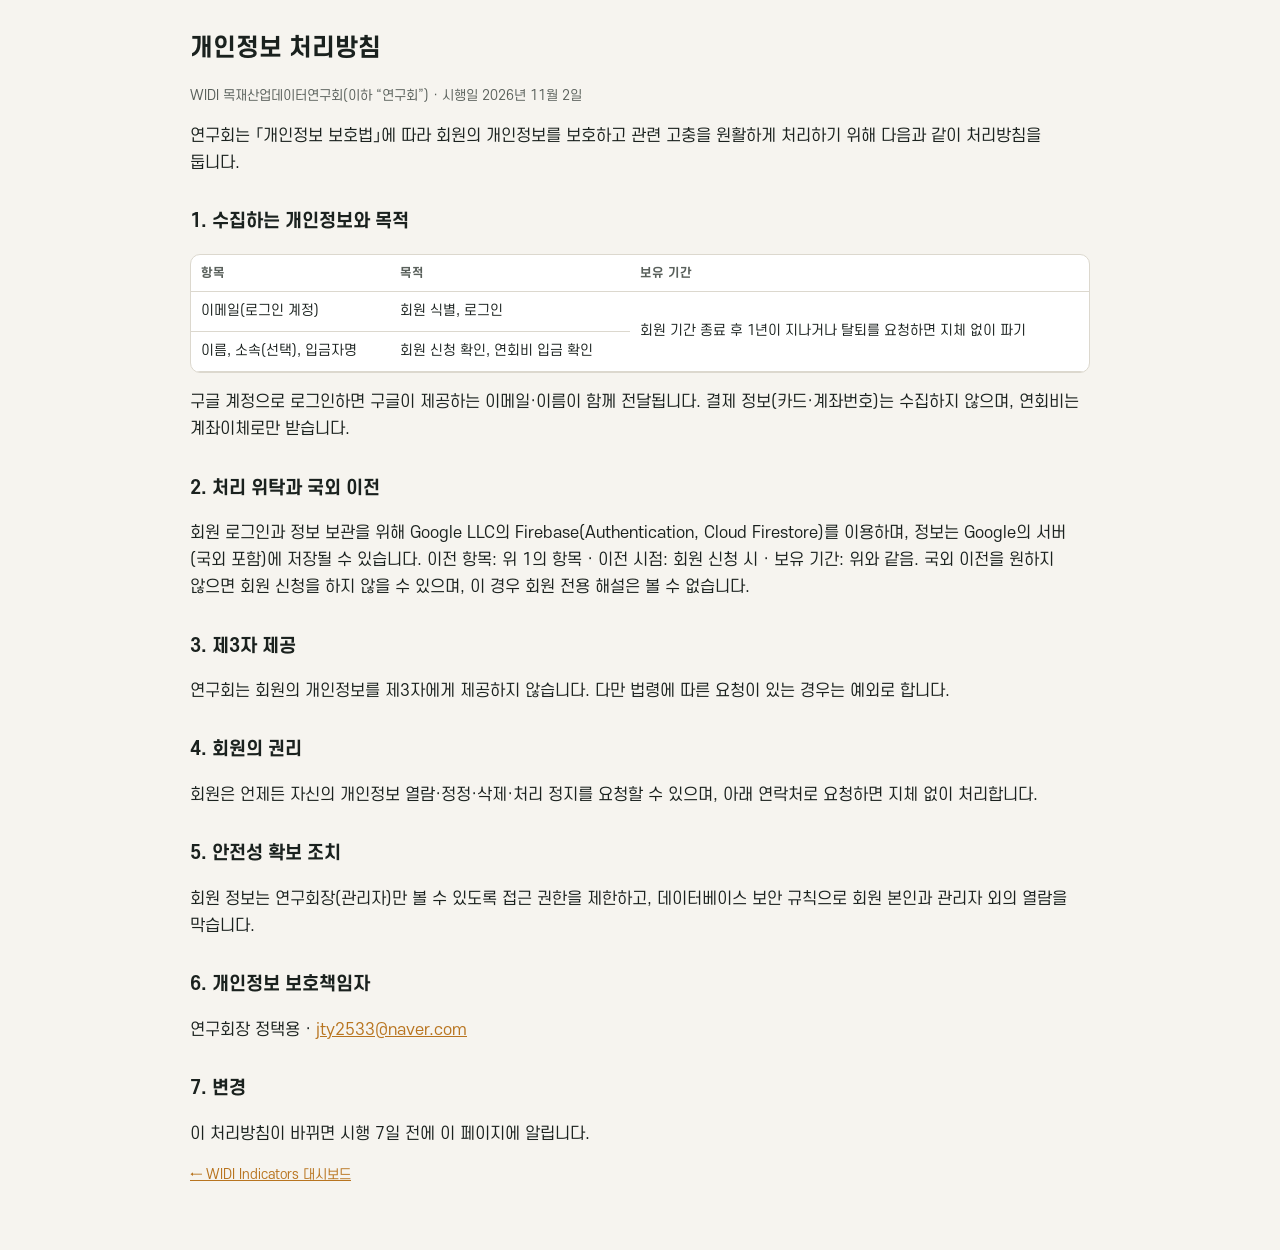
<file: docs/privacy.html>
<!doctype html>
<html lang="ko"><head><meta charset="utf-8"><meta name="viewport" content="width=device-width,initial-scale=1">
<title>WIDI 개인정보 처리방침</title><link rel="icon" href="assets/widi-logo.svg">
<link rel="stylesheet" href="https://fonts.googleapis.com/css2?family=Noto+Sans+KR:wght@400;700&display=swap">
<style>
@font-face{font-family:'S-Core Dream';src:url(fonts/S-CoreDream-4Regular.woff) format('woff');font-weight:400}
@font-face{font-family:'S-Core Dream';src:url(fonts/S-CoreDream-6Bold.woff) format('woff');font-weight:700 900}
:root{--bg:#F6F4EF;--surface:#fff;--ink:#1A211E;--muted:#59605B;--line:#DCD8CE;--amber:#B8741F;--amber-soft:#F4E6CF}
@media (prefers-color-scheme:dark){:root{--bg:#141917;--surface:#1C2320;--ink:#ECE8DF;--muted:#A7ADA8;--line:#323B37;--amber:#E3A456;--amber-soft:#3A2D1C;color-scheme:dark}}
*{box-sizing:border-box}body{margin:0;background:var(--bg);color:var(--ink);font-family:'S-Core Dream','Noto Sans KR',system-ui,sans-serif;line-height:1.7;word-break:keep-all;padding:0 16px}
.wrap{max-width:900px;margin:0 auto;padding:28px 0 64px;display:flex;flex-direction:column;gap:16px}
h1{font-size:24px;margin:0}h2{font-size:18px;margin:14px 0 0}p{margin:0}a{color:var(--amber)}
.muted{color:var(--muted);font-size:13px}.err{color:#B3261E;font-size:13px;min-height:1em}
.tbl{overflow-x:auto;background:var(--surface);border:1px solid var(--line);border-radius:10px}
table{border-collapse:collapse;width:100%;font-size:13.5px}th,td{padding:8px 10px;border-bottom:1px solid var(--line);text-align:left;white-space:nowrap}th{color:var(--muted);font-size:12px}
.btns{display:flex;gap:6px;flex-wrap:wrap;align-items:center}
.btn{font:inherit;font-size:13px;font-weight:700;padding:7px 12px;border-radius:8px;border:1px solid var(--line);background:var(--bg);color:var(--ink);cursor:pointer}.btn.pri{background:var(--amber);border-color:var(--amber);color:#fff}
label{display:flex;flex-direction:column;gap:4px;font-size:13px;color:var(--muted)}
input[type=text],input[type=email],input[type=password]{font:inherit;font-size:15px;padding:9px 11px;border:1px solid var(--line);border-radius:8px;background:var(--surface);color:var(--ink)}
.row2{display:grid;grid-template-columns:1fr 1fr;gap:10px}@media(max-width:640px){.row2{grid-template-columns:1fr}}
.who{display:flex;justify-content:space-between;gap:10px;flex-wrap:wrap;font-size:13px;color:var(--muted)}.who button{font:inherit;font-size:12.5px;background:none;border:1px solid var(--line);border-radius:6px;padding:3px 9px;color:var(--muted);cursor:pointer}
.divider{display:flex;align-items:center;gap:10px;color:var(--muted);font-size:12px}.divider::before,.divider::after{content:"";flex:1;height:1px;background:var(--line)}
#admin{display:flex;flex-direction:column;gap:12px}
</style></head><body><div class="wrap">
<h1>개인정보 처리방침</h1>
<p class="muted">WIDI 목재산업데이터연구회(이하 “연구회”) · 시행일 2026년 11월 2일</p>
<p>연구회는 「개인정보 보호법」에 따라 회원의 개인정보를 보호하고 관련 고충을 원활하게 처리하기 위해 다음과 같이 처리방침을 둡니다.</p>
<h2>1. 수집하는 개인정보와 목적</h2>
<div class="tbl"><table><thead><tr><th>항목</th><th>목적</th><th>보유 기간</th></tr></thead><tbody>
<tr><td>이메일(로그인 계정)</td><td>회원 식별, 로그인</td><td rowspan="2" style="white-space:normal">회원 기간 종료 후 1년이 지나거나 탈퇴를 요청하면 지체 없이 파기</td></tr>
<tr><td>이름, 소속(선택), 입금자명</td><td>회원 신청 확인, 연회비 입금 확인</td></tr>
</tbody></table></div>
<p>구글 계정으로 로그인하면 구글이 제공하는 이메일·이름이 함께 전달됩니다. 결제 정보(카드·계좌번호)는 수집하지 않으며, 연회비는 계좌이체로만 받습니다.</p>
<h2>2. 처리 위탁과 국외 이전</h2>
<p>회원 로그인과 정보 보관을 위해 Google LLC의 Firebase(Authentication, Cloud Firestore)를 이용하며, 정보는 Google의 서버(국외 포함)에 저장될 수 있습니다. 이전 항목: 위 1의 항목 · 이전 시점: 회원 신청 시 · 보유 기간: 위와 같음. 국외 이전을 원하지 않으면 회원 신청을 하지 않을 수 있으며, 이 경우 회원 전용 해설은 볼 수 없습니다.</p>
<h2>3. 제3자 제공</h2>
<p>연구회는 회원의 개인정보를 제3자에게 제공하지 않습니다. 다만 법령에 따른 요청이 있는 경우는 예외로 합니다.</p>
<h2>4. 회원의 권리</h2>
<p>회원은 언제든 자신의 개인정보 열람·정정·삭제·처리 정지를 요청할 수 있으며, 아래 연락처로 요청하면 지체 없이 처리합니다.</p>
<h2>5. 안전성 확보 조치</h2>
<p>회원 정보는 연구회장(관리자)만 볼 수 있도록 접근 권한을 제한하고, 데이터베이스 보안 규칙으로 회원 본인과 관리자 외의 열람을 막습니다.</p>
<h2>6. 개인정보 보호책임자</h2>
<p>연구회장 정택용 · <a href="mailto:jty2533@naver.com">jty2533@naver.com</a></p>
<h2>7. 변경</h2>
<p>이 처리방침이 바뀌면 시행 7일 전에 이 페이지에 알립니다.</p>
<p class="muted"><a href="index.html">← WIDI Indicators 대시보드</a></p>
</div></body></html>
</file>
<file: docs/assets/style.css>
/* 대한민국 목재 수급·공급망 진단 — 스타일 */
@font-face { font-family: "SCDream"; font-weight: 300; font-display: swap;
  src: url("../fonts/S-CoreDream-3Light.woff") format("woff"),
       url("https://cdn.jsdelivr.net/gh/projectnoonnu/noonfonts_six@1.2/S-CoreDream-3Light.woff") format("woff"); }
@font-face { font-family: "SCDream"; font-weight: 400; font-display: swap;
  src: url("../fonts/S-CoreDream-4Regular.woff") format("woff"),
       url("https://cdn.jsdelivr.net/gh/projectnoonnu/noonfonts_six@1.2/S-CoreDream-4Regular.woff") format("woff"); }
@font-face { font-family: "SCDream"; font-weight: 500; font-display: swap;
  src: url("../fonts/S-CoreDream-5Medium.woff") format("woff"),
       url("https://cdn.jsdelivr.net/gh/projectnoonnu/noonfonts_six@1.2/S-CoreDream-5Medium.woff") format("woff"); }
@font-face { font-family: "SCDream"; font-weight: 700; font-display: swap;
  src: url("../fonts/S-CoreDream-6Bold.woff") format("woff"),
       url("https://cdn.jsdelivr.net/gh/projectnoonnu/noonfonts_six@1.2/S-CoreDream-6Bold.woff") format("woff"); }

:root {
  color-scheme: light;
  --page: #f9f9f7;
  --surface: #fcfcfb;
  --surface-2: #f2f1ed;
  --ink: #0b0b0b;
  --ink-2: #52514e;
  --muted: #898781;
  --grid: #e1e0d9;
  --axis: #c3c2b7;
  --border: rgba(11, 11, 11, 0.10);
  --accent: #2a78d6;
  --accent-soft: #e6effb;
  --up: #006300;
  --down: #b42f2f;
  --warn: #fab219;
  --s1: #2a78d6; --s2: #eb6834; --s3: #1baf7a; --s4: #eda100;
  --s5: #e87ba4; --s6: #008300; --s7: #6250d6; --s8: #e34948;
  --other: #b9b8b0;
  --radius: 10px;
  --font: "SCDream", "Pretendard", "Apple SD Gothic Neo", "Malgun Gothic", system-ui, sans-serif;
}
@media (prefers-color-scheme: dark) {
  :root:not([data-theme="light"]) {
    color-scheme: dark;
    --page: #0d0d0d; --surface: #1a1a19; --surface-2: #232321;
    --ink: #f0efec; --ink-2: #c3c2b7; --muted: #898781;
    --grid: #2c2c2a; --axis: #383835; --border: rgba(255,255,255,0.10);
    --accent: #3987e5; --accent-soft: #1d2a3b; --up: #0ca30c; --down: #e66767;
    --s1: #3987e5; --s2: #d95926; --s3: #199e70; --s4: #c98500;
    --s5: #d55181; --s6: #008300; --s7: #9085e9; --s8: #e66767; --other: #5c5b56;
  }
}
:root[data-theme="dark"] {
  color-scheme: dark;
  --page: #0d0d0d; --surface: #1a1a19; --surface-2: #232321;
  --ink: #f0efec; --ink-2: #c3c2b7; --muted: #898781;
  --grid: #2c2c2a; --axis: #383835; --border: rgba(255,255,255,0.10);
  --accent: #3987e5; --accent-soft: #1d2a3b; --up: #0ca30c; --down: #e66767;
  --s1: #3987e5; --s2: #d95926; --s3: #199e70; --s4: #c98500;
  --s5: #d55181; --s6: #008300; --s7: #9085e9; --s8: #e66767; --other: #5c5b56;
}

* { box-sizing: border-box; }
html { -webkit-text-size-adjust: 100%; }
body { margin: 0; background: var(--page); color: var(--ink); font-family: var(--font);
  font-size: 14px; line-height: 1.55; font-weight: 400; }
.wrap { max-width: 1240px; margin: 0 auto; padding: 0 20px 48px; }
@media (max-width: 640px) { .wrap { padding: 0 16px 40px; } }

/* 한 줄 유지: 줄바꿈 대신 자간·크기를 줄인다 */
.one-line { white-space: nowrap; overflow: hidden; text-overflow: ellipsis; }
h1, h2, h3 { margin: 0; font-weight: 700; letter-spacing: -0.02em; }
h1 { font-size: clamp(18px, 4.2vw, 26px); letter-spacing: -0.035em; }
h2 { font-size: clamp(15px, 3.4vw, 18px); letter-spacing: -0.03em; }
h3 { font-size: 14px; letter-spacing: -0.03em; }
.num { font-variant-numeric: tabular-nums; }

/* 헤더 */
header.top { position: sticky; top: 0; z-index: 20; background: var(--page);
  border-bottom: 1px solid var(--border); }
.top-inner { max-width: 1240px; margin: 0 auto; padding: 12px 20px; display: flex; gap: 16px;
  align-items: center; justify-content: space-between; }
@media (max-width: 640px) { .top-inner { padding: 10px 16px; } }
.brand { min-width: 0; }
.brand .sub { color: var(--muted); font-size: 12px; letter-spacing: -0.02em; }
.meta-chips { display: flex; gap: 6px; flex-wrap: wrap; justify-content: flex-end; }
.chip { display: inline-flex; align-items: center; gap: 6px; padding: 3px 10px; border-radius: 999px;
  background: var(--surface); border: 1px solid var(--border); font-size: 12px; color: var(--ink-2);
  white-space: nowrap; letter-spacing: -0.02em; }
.chip b { color: var(--ink); font-weight: 500; }
.dot { width: 8px; height: 8px; border-radius: 50%; background: var(--up); flex: none; }
.dot.delayed { background: var(--warn); }
.dot.collecting { background: var(--accent); }
@media (max-width: 720px) { .top-inner { flex-direction: column; align-items: flex-start; gap: 6px; }
  .meta-chips { justify-content: flex-start; } }

.banner { margin: 14px 0 0; padding: 10px 14px; border-radius: var(--radius); font-size: 13px;
  border: 1px solid var(--border); background: var(--accent-soft); color: var(--ink); }
.banner.warn { background: color-mix(in srgb, var(--warn) 18%, var(--surface)); }

/* 카드·그리드 */
section { margin-top: 18px; }
.card { background: var(--surface); border: 1px solid var(--border); border-radius: var(--radius);
  padding: 16px; min-width: 0; }
.card-head { display: flex; align-items: baseline; justify-content: space-between; gap: 2px 10px;
  margin-bottom: 10px; min-width: 0; flex-wrap: wrap; }
.card-head h3 { flex: 0 1 auto; max-width: 100%; }
.card-head .hint { color: var(--muted); font-size: 12px; white-space: nowrap; letter-spacing: -0.03em; }
.grid { display: grid; gap: 12px; }
.g-2 { grid-template-columns: repeat(2, minmax(0, 1fr)); }
.g-3 { grid-template-columns: repeat(3, minmax(0, 1fr)); }
.g-4 { grid-template-columns: repeat(4, minmax(0, 1fr)); }
.g-5 { grid-template-columns: repeat(5, minmax(0, 1fr)); }
.span-2 { grid-column: span 2; }
@media (max-width: 980px) { .g-4, .g-5 { grid-template-columns: repeat(2, minmax(0, 1fr)); }
  .g-3 { grid-template-columns: repeat(2, minmax(0, 1fr)); } }
@media (max-width: 640px) { .g-2, .g-3 { grid-template-columns: minmax(0, 1fr); } .span-2 { grid-column: auto; } }

/* KPI */
.kpi { padding: 14px 16px; }
.kpi .label { color: var(--ink-2); font-size: 12px; letter-spacing: -0.03em; }
.kpi .value { font-size: clamp(18px, 2.6vw, 24px); font-weight: 700; letter-spacing: -0.03em; margin-top: 2px; }
.kpi .value small { font-size: 12px; font-weight: 400; color: var(--ink-2); margin-left: 2px; }
.kpi .delta { font-size: 12px; margin-top: 2px; color: var(--ink-2); }
.up { color: var(--up); } .down { color: var(--down); }

/* 요약 */
.summary { display: grid; grid-template-columns: minmax(0, 1.25fr) minmax(0, 1fr); gap: 12px; }
@media (max-width: 860px) { .summary { grid-template-columns: minmax(0, 1fr); } }
.summary ol { margin: 0; padding-left: 20px; }
.summary li { margin: 4px 0; letter-spacing: -0.02em; }
.alerts { list-style: none; padding: 0; margin: 0; max-height: 196px; overflow: auto; }
.summary li { font-size: 14.5px; }
.alerts li { display: flex; gap: 8px; align-items: flex-start; padding: 7px 0; border-top: 1px solid var(--grid);
  font-size: 13px; letter-spacing: -0.02em; }
.alerts li:first-child { border-top: 0; }
.tag { flex: none; font-size: 11px; padding: 1px 7px; border-radius: 4px; background: var(--surface-2);
  color: var(--ink-2); border: 1px solid var(--border); white-space: nowrap; }
.empty { color: var(--muted); font-size: 13px; padding: 8px 0; }

/* 탭·컨트롤 */
.tabs { display: flex; gap: 4px; overflow-x: auto; border-bottom: 1px solid var(--border);
  scrollbar-width: none; }
.tabs::-webkit-scrollbar { display: none; }
.tab { appearance: none; border: 0; background: none; font: inherit; color: var(--ink-2); padding: 10px 14px;
  cursor: pointer; border-bottom: 2px solid transparent; white-space: nowrap; font-weight: 500;
  letter-spacing: -0.02em; }
.tab[aria-selected="true"] { color: var(--ink); border-bottom-color: var(--accent); }
.controls { display: flex; gap: 10px; flex-wrap: wrap; align-items: center; margin: 12px 0; }
.seg { display: inline-flex; background: var(--surface); border: 1px solid var(--border); border-radius: 8px; padding: 2px; }
.seg button { appearance: none; border: 0; background: none; font: inherit; font-size: 12.5px; padding: 5px 11px;
  border-radius: 6px; color: var(--ink-2); cursor: pointer; white-space: nowrap; letter-spacing: -0.02em; }
.seg button[aria-pressed="true"] { background: var(--accent-soft); color: var(--ink); font-weight: 500; }
select { font: inherit; font-size: 12.5px; padding: 6px 28px 6px 10px; border-radius: 8px; border: 1px solid var(--border);
  background: var(--surface); color: var(--ink); max-width: 100%; }
.ctl-label { font-size: 12px; color: var(--muted); }

.pills { display: flex; gap: 6px; flex-wrap: wrap; margin-bottom: 12px; }
.pill { appearance: none; font: inherit; font-size: 12.5px; padding: 5px 12px; border-radius: 999px; cursor: pointer;
  border: 1px solid var(--border); background: var(--surface); color: var(--ink-2); white-space: nowrap; letter-spacing: -0.02em; }
.pill[aria-pressed="true"] { border-color: var(--accent); color: var(--ink); background: var(--accent-soft); font-weight: 500; }

/* 제품 카드 */
.pcards { display: grid; grid-template-columns: repeat(auto-fill, minmax(178px, 1fr)); gap: 10px; }
.pcard { appearance: none; text-align: left; font: inherit; color: inherit; cursor: pointer; padding: 12px;
  background: var(--surface); border: 1px solid var(--border); border-radius: var(--radius); min-width: 0; }
.pcard:hover { border-color: var(--axis); }
.pcard[aria-pressed="true"] { border-color: var(--accent); box-shadow: 0 0 0 1px var(--accent) inset; }
.pcard .pn { font-size: 11px; color: var(--muted); }
.pcard .pt { font-weight: 700; letter-spacing: -0.04em; }
.pcard .pv { font-size: 16px; font-weight: 700; margin-top: 4px; letter-spacing: -0.03em; }
.pcard .pd { font-size: 12px; color: var(--ink-2); }
.pcard svg { display: block; margin-top: 6px; }
.badge { font-size: 10.5px; padding: 1px 6px; border-radius: 4px; border: 1px solid var(--border);
  color: var(--ink-2); background: var(--surface-2); white-space: nowrap; }
.pcard.disabled { cursor: default; opacity: .75; }

/* 상세 */
.detail-head { display: flex; gap: 10px; align-items: baseline; flex-wrap: wrap; margin-bottom: 4px; }
.note { font-size: 12.5px; color: var(--ink-2); letter-spacing: -0.02em; }
.note.box { padding: 8px 12px; background: var(--surface-2); border-radius: 8px; margin: 8px 0 12px; }

/* 차트 */
.chart { position: relative; width: 100%; }
.chart svg { display: block; width: 100%; overflow: visible; }
.chart text { font-family: var(--font); fill: var(--muted); font-size: 11px; }
.legend { display: flex; flex-wrap: wrap; gap: 4px 12px; font-size: 12px; color: var(--ink-2); margin: 0 0 6px; }
.legend span { display: inline-flex; align-items: center; gap: 5px; white-space: nowrap; }
.legend i { width: 10px; height: 10px; border-radius: 2px; display: inline-block; }
.legend i.line { height: 2px; border-radius: 1px; width: 14px; }
.tip { position: absolute; pointer-events: none; z-index: 5; background: var(--surface); border: 1px solid var(--border);
  border-radius: 8px; padding: 8px 10px; font-size: 12px; box-shadow: 0 4px 16px rgba(0,0,0,.10); min-width: 140px;
  display: none; letter-spacing: -0.02em; }
.tip .tt { font-weight: 700; margin-bottom: 4px; color: var(--ink); }
.tip .tr { display: flex; justify-content: space-between; gap: 12px; color: var(--ink-2); white-space: nowrap; }
.tip .tr i { width: 8px; height: 8px; border-radius: 2px; display: inline-block; margin-right: 5px; }
.tip .tr b { color: var(--ink); font-weight: 500; font-variant-numeric: tabular-nums; }

/* 가로 막대 순위 */
/* 막대 목록: 줄마다 같은 열 폭 → 회색 막대 길이가 모두 같음 (값 열은 가장 긴 값에 맞춤) */
.hbars { display: grid; grid-template-columns: 22px minmax(70px, 120px) minmax(0, 1fr) auto; gap: 6px 8px; align-items: center;
  font-size: 12.5px; letter-spacing: -0.02em; }
.hb { display: contents; }
.hb-sep { grid-column: 1 / -1; position: relative; height: 0; border-top: 1px dashed var(--border); margin: 6px 0; }
.hb-sep span { position: absolute; left: 50%; top: -9px; transform: translateX(-50%); background: var(--surface); padding: 0 8px; font-size: 11px; color: var(--muted); white-space: nowrap; }
.hb-sep.click { cursor: pointer; border-top-color: var(--muted); }
.hb-sep.click:hover span { color: var(--accent); }
.mini-sel { font: inherit; font-size: 11.5px; color: var(--ink-2); background: var(--surface); border: 1px solid var(--border); border-radius: 999px; padding: 1px 6px; vertical-align: middle; }
.hb .rk { color: var(--muted); text-align: right; font-variant-numeric: tabular-nums; }
.hb .nm { white-space: nowrap; overflow: hidden; text-overflow: ellipsis; }
.hb .bar { height: 14px; background: var(--surface-2); border-radius: 0 4px 4px 0; overflow: hidden; }
.hb .bar i { display: block; height: 100%; background: var(--s1); border-radius: 0 4px 4px 0; }
.hb .vl { text-align: right; color: var(--ink-2); font-variant-numeric: tabular-nums; white-space: nowrap; }

/* 표 */
.tbl-wrap { overflow-x: auto; }
table { border-collapse: collapse; width: 100%; font-size: 12.5px; }
th, td { padding: 6px 8px; border-bottom: 1px solid var(--grid); text-align: right; white-space: nowrap;
  font-variant-numeric: tabular-nums; }
th { color: var(--ink-2); font-weight: 500; background: var(--surface); position: sticky; top: 0; }
td:first-child, th:first-child, td.l, th.l { text-align: left; }
tr.click { cursor: pointer; } tr.click:hover td { background: var(--surface-2); }

.downloads a { display: inline-flex; gap: 6px; align-items: center; margin: 0 8px 8px 0; padding: 7px 12px;
  border: 1px solid var(--border); border-radius: 8px; color: var(--ink); text-decoration: none; background: var(--surface);
  font-size: 13px; }
.downloads a:hover { border-color: var(--accent); }
footer { margin-top: 28px; color: var(--muted); font-size: 12px; line-height: 1.7; }
footer a { color: var(--ink-2); }
.hidden { display: none !important; }
.loading { padding: 60px 0; text-align: center; color: var(--muted); }

/* ── 한눈에 보기 (2026-10 개편) ───────────────────────── */
.sec-title { display: flex; align-items: baseline; gap: 10px; margin: 26px 0 10px; }
.sec-title h2 { font-size: clamp(16px, 3.6vw, 20px); }
.sec-title .hint { color: var(--muted); font-size: 12px; white-space: nowrap; }
.lead { font-size: 15px; font-weight: 700; letter-spacing: -0.035em; margin: -4px 0 10px; color: var(--ink);
  white-space: nowrap; overflow: hidden; text-overflow: ellipsis; }
.lead .sub { font-weight: 400; color: var(--ink-2); font-size: 13px; }
.lead .sub::before { content: "· "; }
.foot { font-size: 11px; color: var(--muted); margin-top: 8px; letter-spacing: -0.02em; white-space: nowrap;
  overflow: hidden; text-overflow: ellipsis; }

/* 물음표 설명 */
.q { appearance: none; border: 1px solid var(--axis); background: var(--surface); color: var(--ink-2); width: 16px; height: 16px;
  border-radius: 50%; font: 700 10px/14px var(--font); padding: 0; cursor: help; position: relative; vertical-align: 2px;
  margin-left: 4px; flex: none; }
.q:hover::after, .q:focus::after { content: attr(data-tip); position: absolute; z-index: 30; left: 50%; top: 22px;
  transform: translateX(-50%); width: min(280px, 80vw); white-space: normal; text-align: left; font: 400 12px/1.6 var(--font);
  letter-spacing: -0.02em; color: var(--ink); background: var(--surface); border: 1px solid var(--border); border-radius: 8px;
  padding: 9px 11px; box-shadow: 0 6px 20px rgba(0,0,0,.14); }
.card-head h3 { display: flex; align-items: center; min-width: 0; }

/* 눈여겨볼 3가지 */
.notables { display: grid; gap: 8px; }
.notable { appearance: none; text-align: left; font: inherit; color: inherit; cursor: pointer; display: grid;
  grid-template-columns: 26px minmax(0, 1fr); gap: 2px 10px; padding: 10px 12px; border: 1px solid var(--border);
  border-radius: 8px; background: var(--surface); }
.notable:hover { border-color: var(--accent); }
.notable .n { grid-row: span 2; font-size: 18px; font-weight: 700; color: var(--accent); line-height: 1.3; }
.notable .h { font-weight: 700; letter-spacing: -0.035em; white-space: nowrap; overflow: hidden; text-overflow: ellipsis; }
.notable .d { font-size: 12.5px; color: var(--ink-2); letter-spacing: -0.02em; white-space: nowrap; overflow: hidden; text-overflow: ellipsis; }
details.more { margin-top: 8px; font-size: 12.5px; }
details.more summary { cursor: pointer; color: var(--ink-2); }

/* 증감 막대 (가운데 0 기준) */
.dbars { display: grid; gap: 7px; }
.db { display: grid; grid-template-columns: minmax(84px, 118px) minmax(0, 1fr) 58px; gap: 8px; align-items: center;
  font-size: 12.5px; letter-spacing: -0.02em; }
.db .nm { white-space: nowrap; overflow: hidden; text-overflow: ellipsis; }
.db .track { position: relative; height: 14px; }
.db .track::before { content: ""; position: absolute; left: 50%; top: -3px; bottom: -3px; width: 1px; background: var(--axis); }
.db .track i { position: absolute; top: 0; height: 100%; }
.db .track i.pos { left: 50%; background: var(--s1); border-radius: 0 4px 4px 0; }
.db .track i.neg { right: 50%; background: var(--s8); border-radius: 4px 0 0 4px; }
.db .vl { text-align: right; font-variant-numeric: tabular-nums; }

/* 품목 순위 두 칸 */
.twin { display: grid; grid-template-columns: 1fr 1fr; gap: 14px; }
.twin h4 { margin: 0 0 6px; font-size: 12px; color: var(--ink-2); font-weight: 500; }
@media (max-width: 640px) { .twin { grid-template-columns: 1fr; } }
.twin .hbars { grid-template-columns: 18px minmax(60px, 92px) minmax(0, 1fr) auto; }

/* 의존도 등급 */
.grade { font-size: 11px; font-weight: 700; padding: 2px 8px; border-radius: 999px; white-space: nowrap; display: inline-block; }
.grade.hi { background: color-mix(in srgb, var(--s8) 16%, var(--surface)); color: var(--s8); border: 1px solid color-mix(in srgb, var(--s8) 40%, transparent); }
.grade.mid { background: color-mix(in srgb, var(--s4) 18%, var(--surface)); color: var(--ink); border: 1px solid color-mix(in srgb, var(--s4) 45%, transparent); }
.grade.lo { background: var(--accent-soft); color: var(--ink-2); border: 1px solid var(--border); }
.dep-split { display: grid; grid-template-columns: minmax(0, 1fr) minmax(0, 1.6fr); gap: 12px; }
@media (max-width: 860px) { .dep-split { grid-template-columns: minmax(0, 1fr); } }
.card-head h3.one-line, .kpi .label.one-line { overflow: visible; }
.q:hover::after, .q:focus::after { left: -6px; transform: none; }
.summary > .card { display: flex; flex-direction: column; }
.summary > .card ol { flex: 1; display: flex; flex-direction: column; justify-content: space-evenly; }
.summary li { line-height: 1.6; }
@media (max-width: 640px) {
  .lead { white-space: normal; }
  .lead .sub { display: block; white-space: nowrap; overflow: hidden; text-overflow: ellipsis; margin-top: 1px; }
  .lead .sub::before { content: ""; }
}

/* ── 판정 중심 개편 (2026-10-22) ───────────────────────── */
.verdicts { display: grid; grid-template-columns: repeat(4, minmax(0, 1fr)); gap: 12px; }
@media (max-width: 1100px) { .verdicts { grid-template-columns: repeat(2, minmax(0, 1fr)); } .verdicts .vcard:first-child:nth-last-child(odd) { grid-column: span 2; } }
@media (max-width: 560px) { .verdicts { grid-template-columns: minmax(0, 1fr); } .verdicts .vcard:first-child { grid-column: auto; } }
.vcard { background: var(--surface); border: 1px solid var(--border); border-radius: var(--radius); padding: 14px 16px;
  display: flex; flex-direction: column; gap: 6px; min-width: 0; border-top: 4px solid var(--axis); cursor: pointer; text-align: left; font: inherit; color: inherit; }
.vcard:hover { border-color: var(--accent); }
.vcard.hi { border-top-color: var(--s8); } .vcard.mid { border-top-color: var(--s4); } .vcard.lo { border-top-color: var(--s3); } .vcard.na { border-top-color: var(--axis); }
.vcard .vt { font-size: 12.5px; color: var(--ink-2); font-weight: 500; letter-spacing: -0.03em; display: flex; align-items: center; }
.vcard .vb { font-size: clamp(18px, 2.4vw, 22px); font-weight: 700; letter-spacing: -0.04em; white-space: nowrap; overflow: hidden; text-overflow: ellipsis; }
.vcard.hi .vb { color: var(--s8); }
.vcard .vx { font-size: 12.5px; color: var(--ink); letter-spacing: -0.03em; line-height: 1.55; flex: 1; }
.vcard .vr { font-size: 11px; color: var(--muted); letter-spacing: -0.02em; white-space: nowrap; overflow: hidden; text-overflow: ellipsis; }
.grade.ex { background: var(--surface-2); color: var(--muted); border: 1px solid var(--border); font-weight: 500; }
.grade.na { background: var(--surface-2); color: var(--muted); border: 1px dashed var(--axis); font-weight: 500; }
.rule { font-size: 11.5px; color: var(--ink-2); background: var(--surface-2); border-radius: 6px; padding: 6px 9px; margin-top: 8px; letter-spacing: -0.02em; line-height: 1.55; }
.dcmp { display: grid; gap: 7px; }
.dc { display: grid; grid-template-columns: minmax(84px, 118px) minmax(0, 1fr) 132px; gap: 8px; align-items: center; font-size: 12.5px; letter-spacing: -0.02em; }
.dc .nm { white-space: nowrap; overflow: hidden; text-overflow: ellipsis; }
.dc .track { position: relative; height: 14px; }
.dc .track::before { content: ""; position: absolute; left: 50%; top: -3px; bottom: -3px; width: 1px; background: var(--axis); }
.dc .track i { position: absolute; top: 0; height: 100%; border-right: 1px solid var(--surface); }
.dc .vl { text-align: right; font-variant-numeric: tabular-nums; white-space: nowrap; }
@media (max-width: 560px) { .dc { grid-template-columns: 76px minmax(0, 1fr) 104px; font-size: 11.5px; } }
details.fold { margin-top: 18px; background: var(--surface); border: 1px solid var(--border); border-radius: var(--radius); }
details.fold > summary { cursor: pointer; padding: 14px 16px; font-weight: 700; letter-spacing: -0.03em; list-style: none; display: flex; align-items: baseline; gap: 10px; }
details.fold > summary::-webkit-details-marker { display: none; }
details.fold > summary::before { content: "▸"; color: var(--muted); }
details.fold[open] > summary::before { content: "▾"; }
details.fold > summary .hint { color: var(--muted); font-size: 12px; font-weight: 400; }
details.fold > .fold-body { padding: 0 16px 16px; }
.inline-sel { display: inline-flex; gap: 6px; align-items: center; }

/* 머리말 */
.intro { margin-top: 14px; background: var(--surface); border: 1px solid var(--border); border-radius: var(--radius); padding: 14px 18px; }
.intro-lead > .one-line { display: block; }
.intro-lead { margin: 0 0 10px; font-size: clamp(13px, 1.6vw, 15px); line-height: 1.6; letter-spacing: -0.03em; }
.intro-grid { display: grid; grid-template-columns: repeat(3, minmax(0, 1fr)); gap: 10px 18px; font-size: 12.5px; color: var(--ink-2); line-height: 1.55; letter-spacing: -0.03em; }
.intro-grid .ik { display: block; font-weight: 700; color: var(--ink); font-size: 12.5px; margin-bottom: 2px; white-space: nowrap; }
@media (max-width: 760px) { .intro-grid { grid-template-columns: minmax(0, 1fr); } }
.sec-title .seg { margin-left: auto; display: inline-flex; border: 1px solid var(--border); border-radius: 999px; overflow: hidden; }
.sec-title .seg button { border: 0; background: var(--surface); color: var(--ink-2); font: inherit; font-size: 12px; padding: 4px 10px; cursor: pointer; white-space: nowrap; }
.sec-title .seg button.on { background: var(--accent); color: #fff; }
.title-row { display: flex; align-items: baseline; gap: 12px; min-width: 0; }
.title-row .owner-top { font-size: 13px; color: var(--ink-2); font-weight: 500; white-space: nowrap; letter-spacing: -0.02em; }
@media (max-width: 560px) { .title-row { flex-wrap: wrap; gap: 2px 10px; } }
.ktag { display: inline-block; margin-left: 6px; padding: 1px 6px; border-radius: 4px; font-size: 10.5px; font-weight: 600; vertical-align: 2px; letter-spacing: -0.02em; white-space: nowrap; }
.ktag.raw { background: color-mix(in srgb, var(--s3) 16%, var(--surface)); color: var(--s3); border: 1px solid color-mix(in srgb, var(--s3) 40%, transparent); }
.ktag.ana { background: color-mix(in srgb, var(--s1) 14%, var(--surface)); color: var(--s1); border: 1px solid color-mix(in srgb, var(--s1) 40%, transparent); }
.ktag.mix { background: var(--surface); color: var(--ink-2); border: 1px dashed var(--border); }
.intro-legend { margin-top: 10px; font-size: 12px; color: var(--ink-2); letter-spacing: -0.03em; }
.intro-legend .ktag { margin: 0 4px 0 10px; } .intro-legend .ktag:first-child { margin-left: 0; }
.dl-k { display: block; width: 100%; font-size: 11.5px; font-weight: 700; color: var(--ink-2); margin: 6px 0 2px; }
.title-row .widi-logo { flex: none; align-self: center; color: var(--ink); }
.title-row .owner-top b { color: var(--ink); font-weight: 700; letter-spacing: 0.02em; }
.title-row h1 { flex: none; }
.title-row .owner-top { flex: 0 1 auto; min-width: 0; overflow: hidden; text-overflow: ellipsis; }
.top-inner .brand { flex: 1 1 auto; }
.top-inner .meta-chips { flex: 0 0 auto; }
@media (max-width: 1100px) { .top-inner .meta-chips { flex: 1 1 100%; } }
.title-row .owner-top { font-size: 12.5px; letter-spacing: -0.05em; }
.title-row { gap: 10px; }
@media (min-width: 1101px) { .meta-chips { gap: 4px; } .meta-chips .chip { padding-left: 8px; padding-right: 8px; letter-spacing: -0.03em; } }

/* ── 한눈에 보기 ───────────────────────────────────────── */
.glance { margin-top: 14px; }
.glance .g-head { display: flex; align-items: baseline; gap: 10px; justify-content: space-between; }
.glance .g-head h2 { font-size: clamp(20px, 2.4vw, 26px); margin: 0; letter-spacing: -0.04em; }
.glance .g-head .hint { color: var(--muted); font-size: 12px; white-space: nowrap; }
.glance .g-lead { margin: 6px 0 12px; font-size: clamp(14px, 1.6vw, 17px); color: var(--ink-2); letter-spacing: -0.03em; }
.glance .g-lead b { color: var(--ink); }
.g-tiles { display: grid; grid-template-columns: repeat(4, minmax(0, 1fr)); gap: 12px; }
.g-tile { background: var(--surface); border: 1px solid var(--border); border-radius: var(--radius); padding: 14px 16px 12px; }
.g-tile .g-lab { font-size: 13px; color: var(--ink-2); letter-spacing: -0.03em; }
.g-tile .g-val { font-size: clamp(26px, 3.4vw, 38px); font-weight: 700; letter-spacing: -0.04em; line-height: 1.15; margin-top: 4px; }
.g-tile .g-val small { font-size: 0.42em; font-weight: 500; color: var(--ink-2); margin-left: 3px; letter-spacing: -0.02em; }
.g-tile .g-sub { font-size: 12.5px; color: var(--ink-2); margin-top: 4px; letter-spacing: -0.03em; white-space: nowrap; overflow: hidden; text-overflow: ellipsis; }
.g-tile .g-sub b.dn { color: var(--down); } .g-tile .g-sub b.up { color: var(--up); }
.g-tile .g-src { font-size: 11px; color: var(--muted); margin-top: 6px; letter-spacing: -0.03em; }
.g-main { display: grid; grid-template-columns: minmax(0, 2fr) minmax(0, 1fr); gap: 12px; margin-top: 12px; }
.g-main .card { display: flex; flex-direction: column; }
.g-main .g-cty #g-cty { flex: 1; display: flex; flex-direction: column; justify-content: center; }
.sk-link { cursor: pointer; transition: fill-opacity .12s; }
.g-sigs { display: grid; grid-template-columns: repeat(3, minmax(0, 1fr)); gap: 12px; margin-top: 12px; }
.g-sig { display: flex; gap: 10px; align-items: flex-start; text-decoration: none; color: var(--ink); background: var(--surface);
  border: 1px solid var(--border); border-left: 4px solid var(--muted); border-radius: var(--radius); padding: 12px 14px; }
.g-sig:hover { background: var(--surface-2); }
.g-sig.hi { border-left-color: var(--down); } .g-sig.mid { border-left-color: var(--warn); } .g-sig.lo { border-left-color: var(--up); }
.g-sig .g-ic { flex: none; width: 24px; height: 24px; border-radius: 50%; display: grid; place-items: center; font-weight: 700; font-size: 13px;
  background: var(--surface-2); color: var(--ink); }
.g-sig.hi .g-ic { background: var(--down); color: #fff; } .g-sig.mid .g-ic { background: var(--warn); color: #000; } .g-sig.lo .g-ic { background: var(--up); color: #fff; }
.g-sig b { display: block; font-size: 14px; letter-spacing: -0.03em; }
.g-sig .g-sb { display: block; font-size: 12.5px; color: var(--ink-2); margin-top: 3px; letter-spacing: -0.03em; line-height: 1.45; }
.g-more { margin: 16px 0 4px; font-size: 12px; color: var(--muted); text-align: center; }
.fold.deep > summary { font-size: 16px; font-weight: 700; }
@media (max-width: 900px) { .g-tiles { grid-template-columns: repeat(2, minmax(0, 1fr)); } .g-main, .g-sigs { grid-template-columns: minmax(0, 1fr); } }
@media (max-width: 560px) { .glance .g-lead { white-space: normal; } .glance .g-head .hint { display: none; } .g-tile .g-sub { white-space: normal; } .g-tile { padding: 12px; } }

.cap-grid { display: grid; grid-template-columns: repeat(3, minmax(0, 1fr)); gap: 6px 14px; margin-top: 4px; }
.cap-m .cap-t { font-size: 12.5px; letter-spacing: -0.03em; }
.cap-m .cap-t .sub { color: var(--muted); font-size: 11px; }
@media (max-width: 560px) { .cap-grid { grid-template-columns: repeat(2, minmax(0, 1fr)); } }

/* 문장형 텍스트는 줄임표(…) 없이 끝까지 — 넘치면 다음 줄로 (2026-11-01 사용자 요청). 제목·라벨은 한 줄 유지 */
.lead, .foot, .g-tile .g-sub, .vcard .vr, .vcard .vb, .notable .d, .glance .g-lead.one-line, .intro-lead > .one-line {
  white-space: normal; overflow: visible; text-overflow: clip; text-wrap: pretty; }
.foot { line-height: 1.5; }
.lead { line-height: 1.4; }
@media (max-width: 640px) { .lead .sub { white-space: normal; overflow: visible; } }
.title-row { flex-wrap: wrap; row-gap: 2px; }
.title-row .owner-top { overflow: visible; text-overflow: clip; }

.g-chips { display: flex; flex-wrap: wrap; gap: 6px; margin: 2px 0 10px; }
.g-chips button { font: inherit; font-size: 12px; padding: 3px 10px; border-radius: 999px; border: 1px solid var(--border); background: var(--surface); color: var(--ink-2); cursor: pointer; white-space: nowrap; letter-spacing: -0.02em; }
.g-chips button[aria-pressed="true"] { background: var(--accent); border-color: var(--accent); color: #fff; }
.g-chips button:focus-visible { outline: 2px solid var(--accent); outline-offset: 1px; }
.cap-m .cap-t.one-line, .kpi .delta.one-line, .hb .nm, .dc .nm, .db .nm { white-space: normal; overflow: visible; text-overflow: clip; line-height: 1.25; }

/* 국산·수입 가격 수준 — 막대 비교 */
.dp-pair { padding: 10px 0 12px; border-top: 1px solid var(--grid); }
.dp-pair:first-of-type { border-top: 0; }
.dp-h { display: flex; justify-content: space-between; align-items: baseline; gap: 8px; margin-bottom: 6px; flex-wrap: wrap; }
.dp-h > b { font-size: 14px; letter-spacing: -0.03em; }
.dp-x { font-size: 13px; color: var(--ink-2); letter-spacing: -0.03em; }
.dp-x b { font-size: 20px; color: var(--ink); margin-left: 2px; }
.dp-r { display: grid; grid-template-columns: minmax(110px, 0.9fr) minmax(0, 2fr) 92px; align-items: center; gap: 4px 10px; padding: 3px 0; }
.dp-l { font-size: 12.5px; line-height: 1.3; letter-spacing: -0.03em; }
.dp-l span { display: block; color: var(--muted); font-size: 11px; }
.dp-t { position: relative; height: 16px; background: var(--surface-2); border-radius: 4px; }
.dp-t i { position: absolute; left: 0; top: 0; bottom: 0; border-radius: 4px; }
.dp-t s { position: absolute; top: 6px; height: 4px; background: var(--ink-2); opacity: .45; border-radius: 2px; }
.dp-v { text-align: right; font-variant-numeric: tabular-nums; line-height: 1.2; }
.dp-v b { font-size: 15px; }
.dp-v span { display: block; font-size: 10.5px; color: var(--muted); }
.dp-n { font-size: 11.5px; color: var(--muted); margin-top: 4px; letter-spacing: -0.02em; }
@media (max-width: 560px) { .dp-r { grid-template-columns: minmax(0, 1fr) 80px; } .dp-l { grid-column: 1 / -1; } }

.feedback { margin-top: 10px; font-size: 12.5px; color: var(--ink-2); letter-spacing: -0.02em; line-height: 1.5; }
.feedback a { color: var(--accent); text-decoration: none; font-weight: 600; }
.glance .feedback { text-align: center; margin-top: 14px; }

/* HHI 나라 수 눈금 */
.hhi-scale { margin: 4px 0 12px; }
.hs-bar { position: relative; height: 10px; border-radius: 5px; background: var(--surface-2); margin: 22px 6px 0; }
.hs-bar .z { position: absolute; top: 0; bottom: 0; opacity: .35; }
.hs-bar .z.hi { background: var(--s8); border-radius: 5px 0 0 5px; } .hs-bar .z.mid { background: var(--s4); } .hs-bar .z.lo { background: var(--s6); border-radius: 0 5px 5px 0; }
.hs-mk { position: absolute; top: -4px; width: 4px; height: 18px; margin-left: -2px; background: var(--ink); border-radius: 2px; font-style: normal; }
.hs-mk b { position: absolute; bottom: 20px; left: 50%; transform: translateX(-50%); font-size: 12.5px; white-space: nowrap; }
.hs-tk { position: relative; height: 16px; margin: 3px 6px 0; font-size: 10.5px; color: var(--muted); }
.hs-tk span { position: absolute; transform: translateX(-50%); white-space: nowrap; }
.hs-tk span:first-child { transform: none; } .hs-tk span:last-child { transform: translateX(-100%); }
.hs-ends { display: flex; justify-content: space-between; font-size: 11px; color: var(--ink-2); margin: 2px 6px 0; gap: 8px; }
/* 의견 안내 — 눈에 띄게 */
.feedback { display: block; position: relative; margin-top: 12px; padding: 10px 14px 10px 50px; min-height: 48px; border-radius: var(--radius);
  background: var(--accent-soft); border: 1px solid var(--accent); color: var(--ink); font-size: 13.5px; font-weight: 500; letter-spacing: -0.02em; line-height: 1.5; }
.feedback::before { content: "✉"; position: absolute; left: 12px; top: 50%; margin-top: -14px; width: 28px; height: 28px; border-radius: 50%; display: grid; place-items: center; background: var(--accent); color: #fff; font-size: 15px; }
.feedback a { color: var(--accent); font-weight: 700; text-decoration: underline; text-underline-offset: 2px; }
.glance .feedback { text-align: left; }
footer .feedback-f { color: var(--ink-2); font-weight: 600; }

.dp-t.dp-none { background: repeating-linear-gradient(135deg, var(--surface-2) 0 6px, transparent 6px 12px); color: var(--muted); font-size: 12px; display: flex; align-items: center; padding: 0 10px; height: auto; min-height: 22px; line-height: 1.4; }

/* 페이지 안 찾기 */
.search { display: flex; align-items: center; gap: 12px; margin: 14px 0 4px; flex-wrap: wrap; }
.sr-box { position: relative; flex: 0 1 460px; min-width: 260px; display: flex; align-items: center; background: var(--surface); border: 1.5px solid var(--border); border-radius: 999px; padding: 0 12px 0 14px; height: 40px; }
.sr-box:focus-within { border-color: var(--accent); box-shadow: 0 0 0 3px var(--accent-soft); }
.sr-ic { font-size: 19px; color: var(--muted); margin-right: 8px; transform: translateY(-1px); }
.sr-box input { flex: 1; min-width: 0; border: 0; outline: 0; background: transparent; color: var(--ink); font: inherit; font-size: 14px; letter-spacing: -0.02em; }
.sr-box input::placeholder { color: var(--muted); }
.sr-box kbd { font: inherit; font-size: 11px; color: var(--muted); border: 1px solid var(--border); border-radius: 4px; padding: 0 5px; }
.sr-res { position: absolute; left: 0; right: 0; top: 46px; z-index: 30; background: var(--surface); border: 1px solid var(--border); border-radius: 12px; box-shadow: 0 10px 30px rgba(0,0,0,.25); max-height: 60vh; overflow: auto; padding: 6px; min-width: 340px; }
.sr-it { display: flex; gap: 10px; align-items: flex-start; width: 100%; text-align: left; background: none; border: 0; color: var(--ink); font: inherit; padding: 8px 10px; border-radius: 8px; cursor: pointer; }
.sr-it.on, .sr-it:hover { background: var(--accent-soft); }
.sr-t { flex: none; font-size: 11px; color: var(--accent); border: 1px solid var(--accent); border-radius: 4px; padding: 0 5px; margin-top: 2px; white-space: nowrap; }
.sr-b { display: flex; flex-direction: column; min-width: 0; }
.sr-b b { font-size: 13.5px; font-weight: 600; }
.sr-b span { font-size: 12px; color: var(--muted); white-space: normal; }
.sr-none { padding: 10px; font-size: 13px; color: var(--muted); }
.sr-sug { display: flex; flex-wrap: wrap; align-items: center; gap: 6px; flex: 1 1 400px; }
.sr-sug-l { font-size: 12px; color: var(--muted); margin-right: 2px; }
.sr-sug button { font: inherit; font-size: 12.5px; color: var(--ink-2); background: var(--surface-2); border: 1px solid var(--border); border-radius: 999px; padding: 3px 11px; cursor: pointer; letter-spacing: -0.02em; }
.sr-sug button:hover { border-color: var(--accent); color: var(--accent); }
@keyframes srflash { 0%, 60% { box-shadow: 0 0 0 3px var(--accent); } 100% { box-shadow: 0 0 0 3px transparent; } }
.sr-flash { animation: srflash 2.2s ease-out; border-radius: var(--radius); }
@media (max-width: 640px) { .sr-box { flex-basis: 100%; } .sr-res { min-width: 0; } }

/* 자세히 보기 안쪽 구역 접기 */
details.sub-fold { border-top: 1px solid var(--border); }
details.sub-fold:first-of-type { border-top: 0; }
details.sub-fold > summary { list-style: none; cursor: pointer; }
details.sub-fold > summary::-webkit-details-marker { display: none; }
details.sub-fold > summary .sec-title { margin: 0; padding: 14px 4px; }
details.sub-fold > summary .sec-title::before { content: "▸"; color: var(--muted); font-size: 13px; width: 12px; flex: none; }
details.sub-fold[open] > summary .sec-title::before { content: "▾"; }
details.sub-fold > summary:hover h2 { color: var(--accent); }
details.sub-fold > .sub-body { padding: 0 0 18px; }
details.sub-fold > .sub-body > section { margin-top: 0 !important; }
#deep-body > .sec-title { padding: 0 4px; }
.dp-v b small { font-size: 10.5px; font-weight: 500; color: var(--muted); }
.dp-v b { white-space: nowrap; }

/* 한눈에 보기 — 목재산업 실태 한 줄 */
.g-ind { margin: 12px 0 14px; background: var(--surface); border: 1px solid var(--border); border-radius: var(--radius); padding: 10px 14px 8px; }
.gi-h { display: flex; align-items: baseline; gap: 10px; margin-bottom: 6px; }
.gi-h b { font-size: 14px; letter-spacing: -0.02em; }
.gi-h span { font-size: 11.5px; color: var(--muted); }
.gi-row { display: grid; grid-template-columns: repeat(4, minmax(0, 1fr)); gap: 0; }
.gi { display: grid; grid-template-columns: auto 1fr; grid-template-areas: "l l" "v sp" "s s"; column-gap: 10px; align-items: center; padding: 4px 12px; color: inherit; text-decoration: none; border-left: 1px solid var(--border); border-radius: 6px; }
.gi:first-child { border-left: 0; padding-left: 0; }
.gi:hover { background: var(--surface-2); }
.gi-l { grid-area: l; font-size: 12px; color: var(--ink-2); letter-spacing: -0.02em; white-space: nowrap; }
.gi-l .ktag { transform: scale(.85); transform-origin: left center; }
.gi-v { grid-area: v; font-size: 21px; font-weight: 700; letter-spacing: -0.03em; white-space: nowrap; }
.gi-sp { grid-area: sp; min-width: 50px; opacity: .9; }
.gi-s { grid-area: s; font-size: 11px; color: var(--muted); line-height: 1.4; letter-spacing: -0.02em; }
.gi-f { font-size: 10.5px; color: var(--muted); margin-top: 6px; }
@media (max-width: 860px) { .gi-row { grid-template-columns: repeat(2, minmax(0, 1fr)); row-gap: 8px; } .gi:nth-child(3) { border-left: 0; padding-left: 0; } }
/* 지금 주의할 점 (4개) */
.g-sigs-h { display: flex; align-items: baseline; gap: 10px; margin: 16px 0 0; }
.g-sigs-h b { font-size: 15px; letter-spacing: -0.03em; }
.g-sigs-h span { font-size: 11.5px; color: var(--muted); }
.g-sigs { grid-template-columns: repeat(4, minmax(0, 1fr)); margin-top: 8px; }
.g-sig .g-sb .sub { display: block; font-size: 11px; color: var(--muted); margin-top: 2px; }
@media (max-width: 1100px) { .g-sigs { grid-template-columns: repeat(2, minmax(0, 1fr)); } }
@media (max-width: 640px) { .g-sigs { grid-template-columns: minmax(0, 1fr); } }
/* 가로 누적 막대 (국내 유통 라인) */
.sk-rows { display: flex; flex-direction: column; gap: 5px; margin-top: 6px; }
.sk-row { display: grid; grid-template-columns: 118px minmax(0, 1fr) 64px; align-items: center; gap: 8px; font-size: 12.5px; }
.sk-row.click { cursor: pointer; }
.sk-row.click:hover .sk-l { color: var(--accent); }
.sk-l { white-space: nowrap; letter-spacing: -0.04em; }
.sk-bar { display: flex; height: 14px; border-radius: 3px; overflow: hidden; background: var(--surface-2); min-width: 2px; }
.sk-bar i { display: block; height: 100%; }
.sk-t { text-align: right; color: var(--ink-2); font-variant-numeric: tabular-nums; white-space: nowrap; font-size: 12px; }

/* 숫자 타일 → 자세히 보기 */
a.g-tile { display: block; color: inherit; text-decoration: none; transition: border-color .15s, background .15s; }
a.g-tile:hover { border-color: var(--accent); background: var(--surface-2); }
.g-tile .g-lab { display: flex; justify-content: space-between; align-items: baseline; gap: 8px; }
.g-go { font-size: 11px; color: var(--muted); }
a.g-tile:hover .g-go { color: var(--accent); }

/* 제품별 자급률 — 같은 길이 막대(100% 기준), 촘촘한 줄 */
.ssl { display: flex; flex-direction: column; gap: 3px; margin-top: 4px; }
.ss-r { display: grid; grid-template-columns: 116px minmax(0, 1fr) 150px; align-items: center; gap: 10px; font-size: 12.5px; cursor: pointer; padding: 1px 2px; border-radius: 4px; }
.ss-r:hover { background: var(--surface-2); }
.ss-l { white-space: nowrap; letter-spacing: -0.04em; }
.ss-t { position: relative; height: 11px; background: var(--surface-2); border-radius: 3px; overflow: hidden; }
.ss-t i { position: absolute; left: 0; top: 0; bottom: 0; background: var(--s3, #1ea672); border-radius: 3px; }
.ss-v { text-align: right; font-variant-numeric: tabular-nums; color: var(--ink-2); white-space: nowrap; }
.ss-v .sub { font-size: 11.5px; }

/* 그래프 고정·비교 */
.pin-box { display: flex; flex-wrap: wrap; align-items: center; gap: 4px 14px; min-height: 26px; margin-top: 4px; padding: 5px 8px; border-radius: 6px; background: var(--surface-2); font-size: 12px; color: var(--ink-2); }
.pin-box .pin-hint { color: var(--muted); }
.pin-box .pin-s i { display: inline-block; width: 10px; height: 3px; border-radius: 2px; margin-right: 4px; vertical-align: middle; }
.pin-box b { color: var(--ink); font-weight: 600; }
.pin-box em { font-style: normal; font-weight: 700; margin-left: 2px; }
.pin-box em.dn { color: var(--s8, #e05252); } .pin-box em.up { color: var(--s3, #1baf7a); }
.pin-box .pin-clear { margin-left: auto; font: inherit; font-size: 11px; color: var(--muted); background: none; border: 1px solid var(--border); border-radius: 999px; padding: 1px 9px; cursor: pointer; }
.legend .pin-note { margin-left: auto; font-size: 11.5px; color: var(--muted); letter-spacing: -0.02em; }

.yr-seg { display: inline-flex; border: 1px solid var(--border); border-radius: 999px; overflow: hidden; vertical-align: middle; }
.yr-seg button { border: 0; background: transparent; color: var(--ink-2); font: inherit; font-size: 11.5px; padding: 1px 9px; cursor: pointer; }
.yr-seg button.on { background: var(--accent); color: #fff; }

th.sortable { cursor: pointer; user-select: none; }
th.sortable:hover { color: var(--accent); }
th.sortable.on { color: var(--accent); }

.rk-per { display: flex; align-items: center; gap: 6px; margin: 0 0 6px; flex-wrap: wrap; }
.rk-prev { font-size: 11px; color: var(--muted); white-space: nowrap; }
.rk-arr { font-size: 11px; color: var(--muted); margin: 0 4px; }
tr.rk-none td { color: var(--muted); font-size: 11.5px; }

.dp-chips { display: flex; flex-wrap: wrap; gap: 5px; margin: 2px 0 6px; }
.dp-chip { font: inherit; font-size: 11.5px; color: var(--muted); background: var(--surface); border: 1px solid var(--border); border-radius: 999px; padding: 1px 9px; cursor: pointer; white-space: nowrap; }
.dp-chip i { display: inline-block; width: 8px; height: 8px; border-radius: 2px; margin-right: 4px; background: var(--axis); vertical-align: 0; }
.dp-chip b { font-weight: 600; }
.dp-chip.on { color: var(--ink); border-color: var(--c); }
.dp-chip.on i { background: var(--c); }
.dp-chip.dp-all { border-style: dashed; }
.dp-line { position: relative; }
.dp-grid { stroke: var(--grid, var(--border)); stroke-width: 1; }
.dp-ax { fill: var(--muted); font-size: 11px; }
.dp-bg { fill: none; stroke: var(--axis); stroke-width: 1.2; opacity: .55; cursor: pointer; }
.dp-bg:hover { opacity: 1; stroke-width: 2.2; }
.dp-fg { fill: none; stroke-width: 2.2; }
.dp-tag { font-size: 11.5px; font-weight: 600; }
.dp-cross { stroke: var(--muted); stroke-dasharray: 3 3; }

.dp-tr { margin-left: 3px; font-weight: 700; color: var(--ink); }
.q-card { display: flex; flex-direction: column; }
.q-grid { flex: 1; display: grid; grid-template-columns: 92px 1fr 1fr; grid-template-rows: auto 1fr 1fr; gap: 6px; min-height: 380px; }
.q-h { text-align: center; font-size: 12.5px; font-weight: 600; color: var(--ink); padding: 2px 0 4px; line-height: 1.35; }
.q-v { display: flex; flex-direction: column; justify-content: center; text-align: right; font-size: 12.5px; font-weight: 600; color: var(--ink); line-height: 1.35; padding-right: 4px; }
.q-cell { border: 1px solid var(--border); border-radius: 8px; background: var(--surface-2); padding: 10px; display: flex; flex-wrap: wrap; align-content: center; justify-content: center; gap: 6px; }
.q-cell.core { background: color-mix(in srgb, var(--s8) 12%, var(--surface)); border-color: color-mix(in srgb, var(--s8) 45%, transparent); }
.q-chip { font: inherit; font-size: 13px; font-weight: 600; color: var(--ink); background: var(--surface); border: 1px solid var(--border); border-radius: 999px; padding: 3px 11px; cursor: pointer; white-space: nowrap; }
.q-cell.core .q-chip { color: var(--s8); border-color: color-mix(in srgb, var(--s8) 45%, transparent); }
.q-chip:hover { border-color: var(--accent); }
.q-out { font-size: 11.5px; color: var(--muted); margin: 8px 0 2px; line-height: 1.5; }

.cap-dot { display: inline-block; width: 8px; height: 8px; border-radius: 2px; margin-right: 4px; vertical-align: 0; }

#ds-tbl th.hlc, #ds-tbl td.hlc { background: color-mix(in srgb, var(--accent) 12%, transparent); font-weight: 700; color: var(--ink); }
#ds-tbl th.hlc { color: var(--accent); }
#ds-tbl td.hlc .sub { font-weight: 500; }

svg.vc .vc-t { fill: var(--ink); font-size: 12px; }
svg.vc .vc-t.b { font-weight: 700; font-size: 13px; }
svg.vc .vc-s { fill: var(--muted); font-size: 11px; }
svg.vc .vc-l:hover { stroke-opacity: .7; }
.vc-chips { margin: 2px 0 8px; }

.pm-box { display: block; }
.pm-wrap { overflow-x: auto; }
table.pm-t { width: 100%; border-collapse: collapse; font-size: 11.5px; }
table.pm-t th, table.pm-t td { padding: 3px 6px; text-align: right; white-space: nowrap; border-bottom: 1px solid var(--border); }
table.pm-t th.l, table.pm-t td.l { text-align: left; }
table.pm-t td.l i { display: inline-block; width: 8px; height: 8px; border-radius: 2px; margin-right: 4px; }
table.pm-t td em { display: block; font-size: 10.5px; margin: 0; }
.pm-foot { display: flex; justify-content: space-between; align-items: center; margin-top: 4px; }

.rw-spec { line-height: 1.6; margin-top: 4px; }
.rw-spec b { color: var(--ink); }

/* ── 모바일 보기 (2026-11-02) ─────────────────────────── */
@media (max-width: 640px) {
  html { overflow-x: clip; }
  header.top { position: static; }
  .brand .sub.one-line { white-space: normal; font-size: 11px; line-height: 1.35; }
  .sec-title { flex-wrap: wrap; row-gap: 2px; }
  .sec-title h2 { white-space: nowrap; }
  .sec-title .hint { white-space: normal; flex: 1 1 100%; line-height: 1.4; }
  .sec-title .seg { margin-left: 0; }
  details.fold > summary { flex-wrap: wrap; row-gap: 4px; }
  details.fold > summary .hint { flex: 1 1 100%; white-space: normal; line-height: 1.4; }
  .card-head .hint, .hint { white-space: normal; }
  .card { padding: 14px 12px; }
  .badge { white-space: nowrap; }
  .kpi .label.one-line { white-space: normal; }
  .brand { flex: 1 1 100%; }
  .tbl-wrap { -webkit-overflow-scrolling: touch; }
  .tbl-wrap table th:first-child, .tbl-wrap table td:first-child { position: sticky; left: 0; z-index: 1; background: var(--surface); }
  .swipe-hint { display: block; }
}
.swipe-hint { display: none; font-size: 11.5px; color: var(--muted); margin: 0 0 4px; }
.vc-scroll { overflow-x: auto; -webkit-overflow-scrolling: touch; }

/* 화면 밝기 전환 · 모바일 안내 (2026-11-02) */
.theme-btn { flex: none; align-self: center; font: inherit; font-size: 12px; padding: 3px 10px; border-radius: 999px; cursor: pointer;
  border: 1px solid var(--border); background: var(--surface); color: var(--ink-2); white-space: nowrap; }
.theme-btn:hover { color: var(--ink); border-color: var(--axis); }
.m-note { display: none; margin: 10px 0 0; padding: 8px 12px; border-radius: 8px; font-size: 12.5px; line-height: 1.45;
  background: var(--accent-soft); color: var(--ink-2); border: 1px solid var(--border); }
.m-note b { color: var(--ink); }
@media (max-width: 640px) { .m-note { display: block; } .theme-btn { align-self: flex-start; } }

/* 화면(시트) 전환: 수급·유통 / 목재산업 (2026-11-02) */
.sheets { display: inline-flex; flex: none; gap: 2px; padding: 3px; border: 1px solid var(--border); border-radius: 10px; background: var(--surface); }
.sheets button { font: inherit; font-size: 14px; font-weight: 700; letter-spacing: -0.02em; padding: 6px 14px; border: 0; border-radius: 7px; background: transparent; color: var(--ink-2); cursor: pointer; white-space: nowrap; }
.sheets button:hover { color: var(--ink); }
.sheets button[aria-pressed="true"] { background: var(--accent); color: #fff; }
body.sheet-ind #main > :not(#ind-sheet), body.sheet-res #main > :not(#res-sheet) { display: none !important; }
body:not(.sheet-ind) #ind-sheet, body:not(.sheet-res) #res-sheet { display: none; }
.ind-sheet .g-ind { margin-top: 0; }
.ind-bars { display: flex; flex-direction: column; gap: 5px; }
.ib { display: grid; grid-template-columns: 128px minmax(0, 1fr) 150px; gap: 8px; align-items: center; font-size: 12.5px; }
.ib .nm { white-space: nowrap; overflow: hidden; text-overflow: ellipsis; }
.ib .br { display: flex; height: 14px; border-radius: 3px; overflow: hidden; background: var(--surface-2); }
.ib .br i { display: block; height: 100%; }
.ib .vl { text-align: right; color: var(--ink-2); font-variant-numeric: tabular-nums; white-space: nowrap; }
@media (max-width: 640px) { .ib { grid-template-columns: 92px minmax(0, 1fr) 112px; font-size: 11.5px; } .sheets { flex-basis: 100%; } .sheets button { flex: 1; } }
.g-legend { display: flex; gap: 12px; font-size: 12px; color: var(--ink-2); }
.g-legend i { display: inline-block; width: 10px; height: 10px; border-radius: 2px; margin-right: 4px; vertical-align: -1px; }
</file>
<file: docs/assets/mobile.css>
/* WIDI 휴대폰 화면 보정 — style.css를 고치지 않고 덧씌움 (≤640px).
   넓은 표는 mobile.js가 table.m-cards를 붙이면 '품목 + 판정' 한 줄 + 나머지 값 2칸 카드로 바뀜 */
@media (max-width: 640px) {
  .inline-sel { flex-wrap: wrap; max-width: 100%; }
  .inline-sel select { max-width: 100%; }

  .tbl-wrap:has(> table.m-cards), .tbl-wrap.m-cards-wrap { overflow-x: visible; }
  table.m-cards, table.m-cards tbody { display: block; width: 100%; }
  table.m-cards thead { display: none; }
  table.m-cards tr {
    display: grid; grid-template-columns: minmax(0, 1fr) minmax(0, 1fr); gap: 4px 12px;
    padding: 10px 2px; border-bottom: 1px solid var(--grid, rgba(128,128,128,.25));
  }
  table.m-cards tr:last-child { border-bottom: 0; }
  table.m-cards td {
    display: flex; flex-direction: column; gap: 1px; padding: 0 !important; border: 0 !important;
    text-align: left !important; white-space: normal !important; min-width: 0;
    position: static !important; background: none !important; font-size: 13.5px;
  }
  table.m-cards td::before {
    content: attr(data-label); font-size: 11px; font-weight: 400; color: var(--muted, #888);
    letter-spacing: -0.02em; white-space: nowrap; overflow: hidden; text-overflow: ellipsis;
  }
  table.m-cards td.m-name { grid-column: 1; grid-row: 1; display: block; font-size: 15px; font-weight: 700; align-self: center; }
  table.m-cards td.m-name > * { display: inline; margin-left: 4px; }
  table.m-cards td.m-name::before, table.m-cards td.m-badge::before { display: none; }
  table.m-cards td.m-badge { grid-column: 2; grid-row: 1; align-items: flex-end; justify-content: center; }
  table.m-cards td.m-empty { display: none; }
  table.m-cards td .ins-btn { align-self: flex-start; margin-top: 4px; }
  table.m-cards tr.click { cursor: pointer; }
  .m-sort { display: flex; gap: 6px; align-items: center; flex-wrap: wrap; font-size: 12px; color: var(--muted, #888); margin: 4px 0 2px; }
  .m-sort select { font: inherit; font-size: 12.5px; padding: 3px 6px; border-radius: 6px; border: 1px solid var(--border, rgba(128,128,128,.3)); background: var(--surface, transparent); color: var(--ink, inherit); max-width: 70%; }

  .vc-scroll { position: relative; }
  .m-swipe { font-size: 11.5px; color: var(--muted, #888); margin: 2px 0 4px; }
}

/* 머리말 버튼(WIDI 소개·앱 설치·밝게)을 한 줄에 나란히 */
@media (max-width: 720px) {
  header.top .top-inner { flex-direction: row !important; flex-wrap: wrap; align-items: center; justify-content: flex-start !important; gap: 8px !important; }
  header.top .top-inner > .brand, header.top .top-inner > .meta-chips { flex: 1 1 100%; }
  header.top .top-inner > .theme-btn, header.top .top-inner > #install-btn { flex: none; align-self: center !important; }
}
</file>
